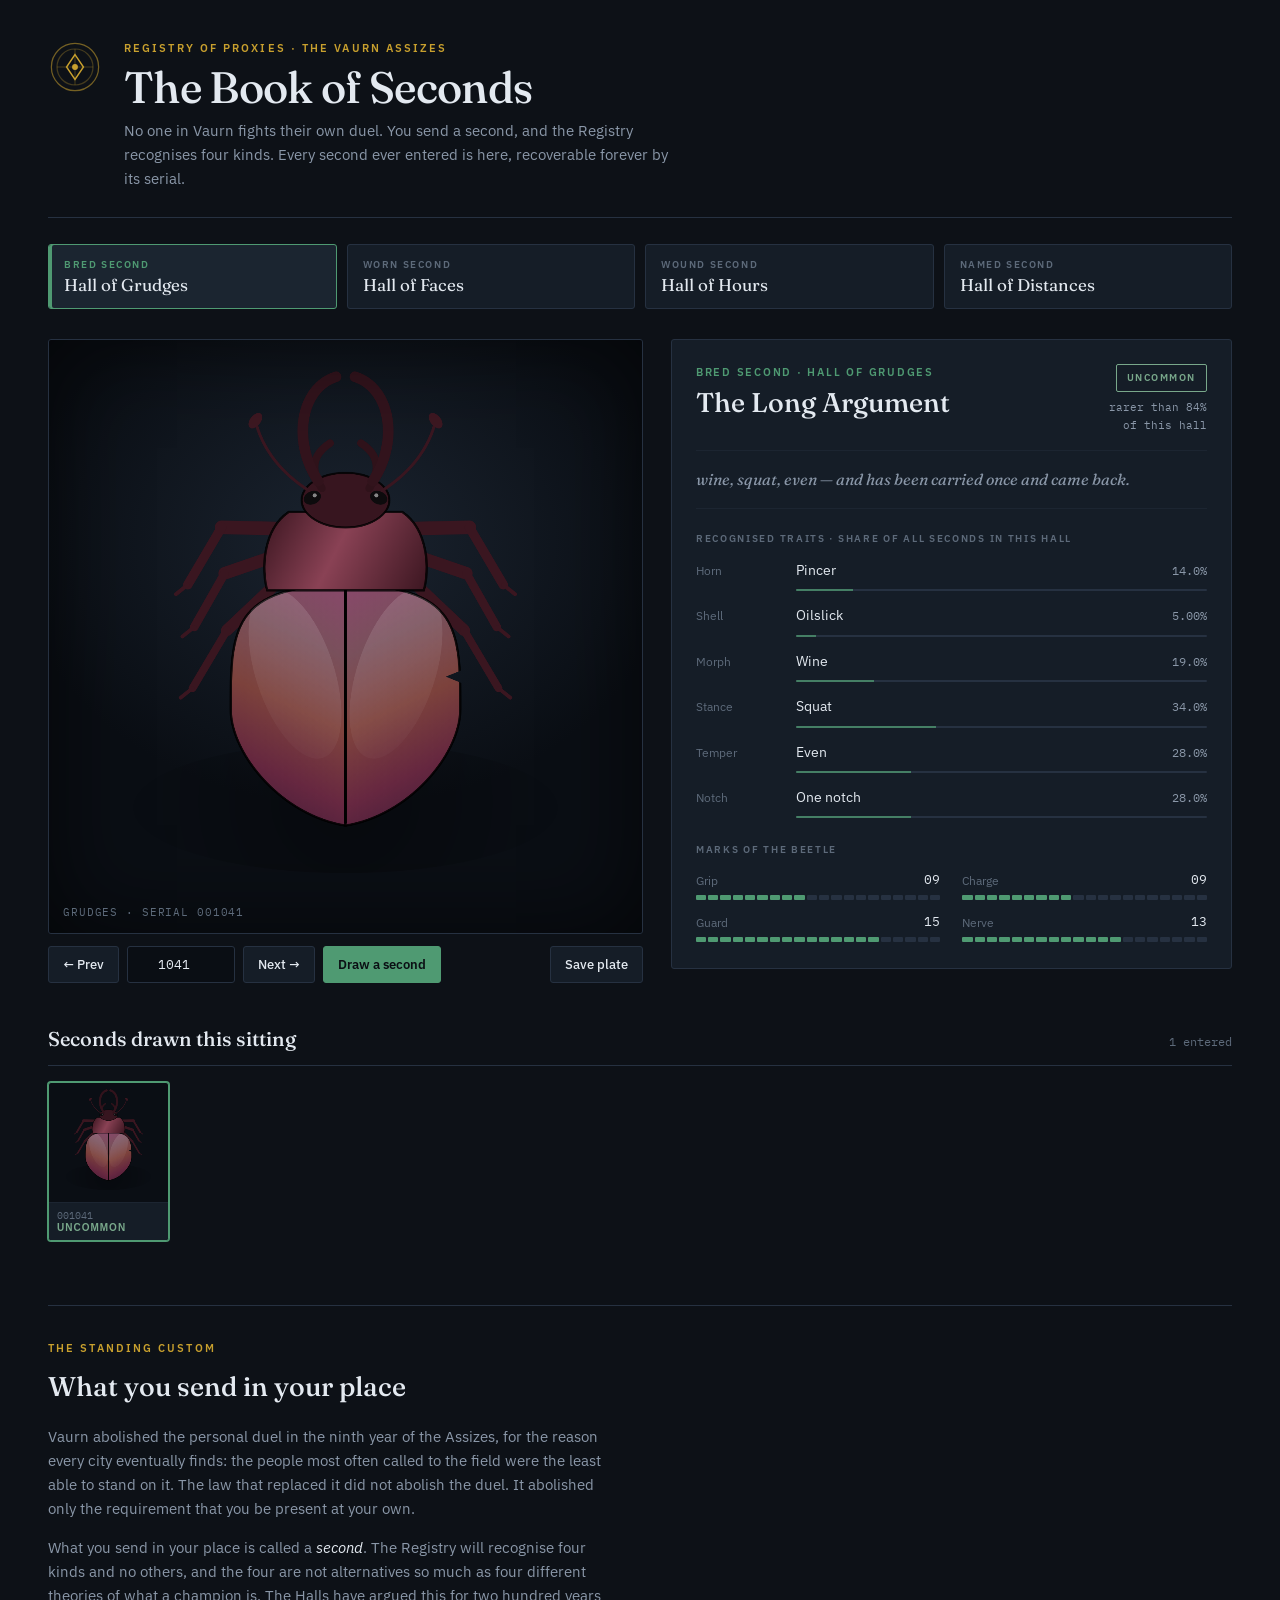
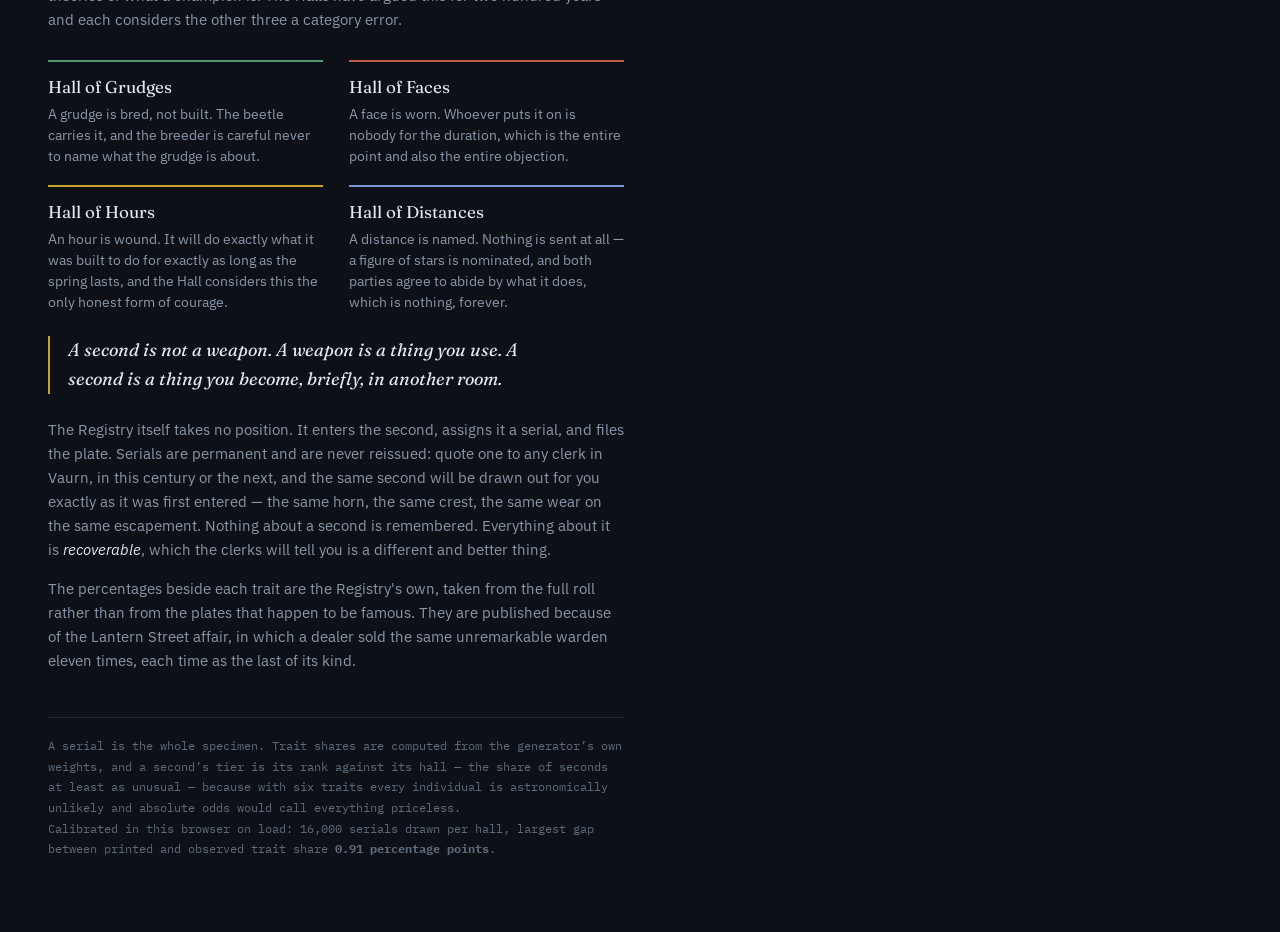
<file: art/seconds/seconds.html>
<!DOCTYPE html>
<html lang="en">
<head>
<meta charset="UTF-8">
<meta name="viewport" content="width=device-width, initial-scale=1.0">
<title>The Book of Seconds</title>
<link rel="preconnect" href="https://fonts.googleapis.com">
<link rel="preconnect" href="https://fonts.gstatic.com" crossorigin>
<link href="https://fonts.googleapis.com/css2?family=Fraunces:opsz,wght@9..144,400;9..144,500;9..144,600&family=IBM+Plex+Mono:wght@400;500&family=IBM+Plex+Sans:wght@400;500;600&display=swap" rel="stylesheet">
<style>
/* A cabinet lit at night. Committed to one visual world on purpose — every
   colour is painted explicitly so the page holds on any host ground. */
:root {
    --ground:    #0d1117;
    --vitrine:   #0a0e14;
    --surface:   #151d27;
    --raised:    #1b2530;
    --line:      #263141;
    --line-soft: #1c2531;
    --text:      #e3e9f0;
    --muted:     #8a97a8;
    --dim:       #5d6a7a;
    --brass:     #c8a02e;
    --hall:      #3f8f6a;
    --hall-dim:  #3f8f6a33;
}

* { margin: 0; padding: 0; box-sizing: border-box; }

body {
    background: var(--ground);
    color: var(--text);
    font-family: 'IBM Plex Sans', system-ui, sans-serif;
    font-size: 15px;
    line-height: 1.6;
    -webkit-font-smoothing: antialiased;
}

.page { max-width: 1240px; margin: 0 auto; padding: 40px 28px 72px; }

/* ── masthead ─────────────────────────────────────────────────────── */
.masthead {
    display: flex;
    gap: 22px;
    align-items: flex-start;
    padding-bottom: 26px;
    border-bottom: 1px solid var(--line);
}

.crest { flex-shrink: 0; width: 54px; height: 54px; color: var(--brass); }

.eyebrow {
    font-size: 11px;
    font-weight: 600;
    letter-spacing: 0.19em;
    text-transform: uppercase;
    color: var(--brass);
}

h1 {
    font-family: 'Fraunces', Georgia, serif;
    font-size: clamp(30px, 4.4vw, 44px);
    font-weight: 500;
    line-height: 1.08;
    letter-spacing: -0.015em;
    text-wrap: balance;
    margin: 6px 0 8px;
}

.dek { color: var(--muted); max-width: 62ch; }

/* ── hall tabs ────────────────────────────────────────────────────── */
.halls {
    display: grid;
    grid-template-columns: repeat(4, 1fr);
    gap: 10px;
    margin: 26px 0 30px;
}

.hall-tab {
    -webkit-appearance: none;
    appearance: none;
    background: var(--surface);
    border: 1px solid var(--line);
    border-radius: 3px;
    padding: 13px 15px;
    text-align: left;
    color: var(--muted);
    font-family: inherit;
    font-size: 14px;
    cursor: pointer;
    transition: border-color .18s, color .18s, background .18s;
}

.hall-tab .tab-kind {
    display: block;
    font-size: 10px;
    font-weight: 600;
    letter-spacing: 0.16em;
    text-transform: uppercase;
    color: var(--dim);
    margin-bottom: 3px;
    transition: color .18s;
}

.hall-tab .tab-name {
    font-family: 'Fraunces', Georgia, serif;
    font-size: 17px;
    color: var(--text);
}

.hall-tab:hover { border-color: var(--dim); background: var(--raised); }

.hall-tab[aria-selected="true"] {
    border-color: var(--tab);
    background: var(--raised);
    box-shadow: inset 3px 0 0 var(--tab);
}

.hall-tab[aria-selected="true"] .tab-kind { color: var(--tab); }

.hall-tab:focus-visible { outline: 2px solid var(--brass); outline-offset: 2px; }

/* ── cabinet ──────────────────────────────────────────────────────── */
.cabinet {
    display: grid;
    grid-template-columns: minmax(0, 1.06fr) minmax(0, 1fr);
    gap: 28px;
    align-items: start;
}

.vitrine {
    position: relative;
    background:
        radial-gradient(ellipse 78% 62% at 50% 34%, #1a232f 0%, var(--vitrine) 72%);
    border: 1px solid var(--line);
    border-radius: 3px;
    overflow: hidden;
}

.vitrine canvas { display: block; width: 100%; height: auto; }

.vitrine::after {
    content: '';
    position: absolute;
    inset: 0;
    pointer-events: none;
    box-shadow: inset 0 0 90px rgba(0,0,0,.62);
}

.plate-serial {
    position: absolute;
    left: 14px;
    bottom: 11px;
    font-family: 'IBM Plex Mono', monospace;
    font-size: 11px;
    letter-spacing: .08em;
    color: var(--dim);
    z-index: 2;
}

/* ── serial controls ──────────────────────────────────────────────── */
.serial-bar {
    display: flex;
    gap: 8px;
    margin-top: 12px;
    flex-wrap: wrap;
}

.btn {
    -webkit-appearance: none;
    appearance: none;
    font-family: 'IBM Plex Sans', sans-serif;
    font-size: 13px;
    font-weight: 500;
    color: var(--text);
    background: var(--surface);
    border: 1px solid var(--line);
    border-radius: 3px;
    padding: 9px 14px;
    cursor: pointer;
    transition: border-color .18s, background .18s;
}

.btn:hover { border-color: var(--hall); background: var(--raised); }
.btn:focus-visible { outline: 2px solid var(--brass); outline-offset: 2px; }
.btn.primary { background: var(--hall); border-color: var(--hall); color: #0b0f14; font-weight: 600; }
.btn.primary:hover { filter: brightness(1.12); }
.btn:disabled { opacity: .42; cursor: default; }
.btn:disabled:hover { border-color: var(--line); background: var(--surface); }

.serial-input {
    font-family: 'IBM Plex Mono', monospace;
    font-size: 13px;
    color: var(--text);
    background: var(--vitrine);
    border: 1px solid var(--line);
    border-radius: 3px;
    padding: 9px 11px;
    width: 108px;
    text-align: center;
}

.serial-input:focus { outline: none; border-color: var(--hall); }
.spacer { flex: 1; }

/* ── dossier ──────────────────────────────────────────────────────── */
.dossier {
    background: var(--surface);
    border: 1px solid var(--line);
    border-radius: 3px;
    padding: 24px 24px 26px;
}

.dossier-head {
    display: flex;
    justify-content: space-between;
    align-items: flex-start;
    gap: 16px;
    padding-bottom: 16px;
    border-bottom: 1px solid var(--line-soft);
}

.spec-name {
    font-family: 'Fraunces', Georgia, serif;
    font-size: 27px;
    font-weight: 500;
    line-height: 1.15;
    text-wrap: balance;
}

.spec-kind {
    font-size: 11px;
    font-weight: 600;
    letter-spacing: .16em;
    text-transform: uppercase;
    color: var(--hall);
    margin-bottom: 5px;
}

.tier {
    flex-shrink: 0;
    text-align: right;
}

.tier-badge {
    display: inline-block;
    font-size: 10px;
    font-weight: 600;
    letter-spacing: .15em;
    text-transform: uppercase;
    padding: 5px 10px;
    border: 1px solid currentColor;
    border-radius: 2px;
    white-space: nowrap;
}

.tier-odds {
    font-family: 'IBM Plex Mono', monospace;
    font-size: 11px;
    color: var(--muted);
    margin-top: 7px;
    font-variant-numeric: tabular-nums;
}

.flavour {
    font-family: 'Fraunces', Georgia, serif;
    font-size: 16px;
    line-height: 1.55;
    color: var(--muted);
    font-style: italic;
    padding: 16px 0;
    border-bottom: 1px solid var(--line-soft);
    text-wrap: balance;
}

.sec-label {
    font-size: 10px;
    font-weight: 600;
    letter-spacing: .17em;
    text-transform: uppercase;
    color: var(--dim);
    margin: 22px 0 12px;
}

/* traits */
.traits { display: flex; flex-direction: column; gap: 11px; }

.trait { display: grid; grid-template-columns: 88px 1fr auto; gap: 12px; align-items: baseline; }

.trait-key { font-size: 12px; color: var(--dim); }

.trait-val { font-size: 14px; color: var(--text); }

.trait-bar {
    grid-column: 2 / 4;
    height: 2px;
    background: var(--line);
    border-radius: 2px;
    overflow: hidden;
    margin-top: -4px;
}

.trait-bar span { display: block; height: 100%; background: var(--hall); opacity: .75; }

.trait-pct {
    font-family: 'IBM Plex Mono', monospace;
    font-size: 12px;
    color: var(--muted);
    font-variant-numeric: tabular-nums;
    white-space: nowrap;
}

/* marks (stats) */
.marks { display: grid; grid-template-columns: 1fr 1fr; gap: 12px 22px; }

.mark { display: grid; grid-template-columns: 1fr auto; gap: 4px 10px; align-items: center; }

.mark-key { font-size: 12px; color: var(--dim); }

.mark-num {
    font-family: 'IBM Plex Mono', monospace;
    font-size: 13px;
    color: var(--text);
    font-variant-numeric: tabular-nums;
}

.pips { grid-column: 1 / 3; display: flex; gap: 2px; }

.pip { flex: 1; height: 5px; background: var(--line); border-radius: 1px; }
.pip.on { background: var(--hall); }

/* ── casting strip ────────────────────────────────────────────────── */
.strip { margin-top: 40px; }

.strip-head {
    display: flex;
    justify-content: space-between;
    align-items: baseline;
    border-bottom: 1px solid var(--line);
    padding-bottom: 10px;
    margin-bottom: 16px;
}

.strip-title { font-family: 'Fraunces', Georgia, serif; font-size: 20px; font-weight: 500; }

.strip-count { font-family: 'IBM Plex Mono', monospace; font-size: 12px; color: var(--dim); }

.strip-grid {
    display: grid;
    grid-template-columns: repeat(auto-fill, minmax(112px, 1fr));
    gap: 12px;
}

.chip {
    -webkit-appearance: none;
    appearance: none;
    background: var(--vitrine);
    border: 1px solid var(--line);
    border-radius: 3px;
    padding: 0;
    cursor: pointer;
    overflow: hidden;
    transition: border-color .18s;
    text-align: left;
}

.chip:hover { border-color: var(--hall); }
.chip:focus-visible { outline: 2px solid var(--brass); outline-offset: 2px; }
.chip[aria-current="true"] { border-color: var(--hall); box-shadow: 0 0 0 1px var(--hall); }
.chip canvas { display: block; width: 100%; height: auto; }

.chip-foot {
    padding: 6px 8px 7px;
    border-top: 1px solid var(--line-soft);
    background: var(--surface);
}

.chip-serial {
    font-family: 'IBM Plex Mono', monospace;
    font-size: 10px;
    color: var(--dim);
    font-variant-numeric: tabular-nums;
}

.chip-tier { font-size: 10px; font-weight: 600; letter-spacing: .1em; text-transform: uppercase; }

.strip-empty { color: var(--dim); font-size: 14px; padding: 8px 0 4px; }

/* ── lore ─────────────────────────────────────────────────────────── */
.lore { margin-top: 64px; padding-top: 34px; border-top: 1px solid var(--line); }

.lore-body { max-width: 64ch; }

.lore h2 {
    font-family: 'Fraunces', Georgia, serif;
    font-size: 27px;
    font-weight: 500;
    text-wrap: balance;
    margin: 8px 0 16px;
}

.lore p { color: var(--muted); margin-bottom: 15px; }

.lore em { color: var(--text); font-style: italic; }

.lore blockquote {
    font-family: 'Fraunces', Georgia, serif;
    font-size: 18px;
    font-style: italic;
    color: var(--text);
    border-left: 2px solid var(--brass);
    padding-left: 18px;
    margin: 24px 0;
    text-wrap: balance;
}

.halls-legend {
    display: grid;
    grid-template-columns: repeat(auto-fit, minmax(220px, 1fr));
    gap: 18px 26px;
    margin-top: 28px;
}

.legend-item { border-top: 2px solid var(--lc); padding-top: 11px; }

.legend-name { font-family: 'Fraunces', Georgia, serif; font-size: 17px; margin-bottom: 4px; }

.legend-text { font-size: 13.5px; color: var(--muted); line-height: 1.55; }

.colophon {
    margin-top: 44px;
    padding-top: 18px;
    border-top: 1px solid var(--line-soft);
    font-family: 'IBM Plex Mono', monospace;
    font-size: 11.5px;
    color: var(--dim);
    line-height: 1.8;
}

@media (max-width: 900px) {
    .cabinet { grid-template-columns: 1fr; }
    .halls { grid-template-columns: 1fr 1fr; }
}

@media (max-width: 560px) {
    .page { padding: 26px 16px 56px; }
    .masthead { flex-direction: column; gap: 14px; }
    .halls { grid-template-columns: 1fr; }
}

@media (prefers-reduced-motion: reduce) {
    * { transition: none !important; animation: none !important; }
}
</style>
</head>
<body>
<div class="page">

    <header class="masthead">
        <svg class="crest" viewBox="0 0 48 48" fill="none" aria-hidden="true">
            <circle cx="24" cy="24" r="21" stroke="currentColor" stroke-width="1.1" opacity=".55"/>
            <circle cx="24" cy="24" r="16" stroke="currentColor" stroke-width="1.1" opacity=".3"/>
            <path d="M24 8v32M8 24h32" stroke="currentColor" stroke-width="1" opacity=".28"/>
            <path d="M24 13l7.5 11L24 35l-7.5-11z" stroke="currentColor" stroke-width="1.3"/>
            <circle cx="24" cy="24" r="2.6" fill="currentColor"/>
        </svg>
        <div>
            <div class="eyebrow">Registry of Proxies · The Vaurn Assizes</div>
            <h1>The Book of Seconds</h1>
            <p class="dek">
                No one in Vaurn fights their own duel. You send a second, and the
                Registry recognises four kinds. Every second ever entered is here,
                recoverable forever by its serial.
            </p>
        </div>
    </header>

    <nav class="halls" role="tablist" aria-label="Halls of the Registry" id="halls"></nav>

    <main class="cabinet">
        <section class="plate" aria-label="Specimen plate">
            <div class="vitrine">
                <canvas id="plate" width="1360" height="1360" role="img" aria-label="The current second, drawn"></canvas>
                <div class="plate-serial" id="plate-serial">—</div>
            </div>
            <div class="serial-bar">
                <button class="btn" id="prev" type="button">← Prev</button>
                <input class="serial-input" id="serial" type="number" min="1" step="1" value="1" aria-label="Serial number">
                <button class="btn" id="next" type="button">Next →</button>
                <button class="btn primary" id="cast" type="button">Draw a second</button>
                <span class="spacer"></span>
                <button class="btn" id="save" type="button">Save plate</button>
            </div>
        </section>

        <aside class="dossier" aria-live="polite">
            <div class="dossier-head">
                <div>
                    <div class="spec-kind" id="d-kind">—</div>
                    <div class="spec-name" id="d-name">—</div>
                </div>
                <div class="tier">
                    <span class="tier-badge" id="d-tier">—</span>
                    <div class="tier-odds" id="d-odds">—</div>
                </div>
            </div>

            <p class="flavour" id="d-flavour">—</p>

            <div class="sec-label">Recognised traits · share of all seconds in this hall</div>
            <div class="traits" id="d-traits"></div>

            <div class="sec-label" id="d-marks-label">Marks</div>
            <div class="marks" id="d-marks"></div>
        </aside>
    </main>

    <section class="strip">
        <div class="strip-head">
            <h2 class="strip-title">Seconds drawn this sitting</h2>
            <span class="strip-count" id="strip-count">0 entered</span>
        </div>
        <div class="strip-grid" id="strip-grid"></div>
        <p class="strip-empty" id="strip-empty">
            Nothing entered yet. Draw a second, or type a serial you already know.
        </p>
    </section>

    <section class="lore">
        <div class="lore-body">
            <div class="eyebrow">The standing custom</div>
            <h2>What you send in your place</h2>

            <p>
                Vaurn abolished the personal duel in the ninth year of the Assizes,
                for the reason every city eventually finds: the people most often
                called to the field were the least able to stand on it. The law that
                replaced it did not abolish the duel. It abolished only the
                requirement that you be present at your own.
            </p>

            <p>
                What you send in your place is called a <em>second</em>. The Registry
                will recognise four kinds and no others, and the four are not
                alternatives so much as four different theories of what a champion
                is. The Halls have argued this for two hundred years and each
                considers the other three a category error.
            </p>

            <div class="halls-legend" id="legend"></div>

            <blockquote>
                A second is not a weapon. A weapon is a thing you use. A second is a
                thing you become, briefly, in another room.
            </blockquote>

            <p>
                The Registry itself takes no position. It enters the second, assigns
                it a serial, and files the plate. Serials are permanent and are never
                reissued: quote one to any clerk in Vaurn, in this century or the
                next, and the same second will be drawn out for you exactly as it was
                first entered — the same horn, the same crest, the same wear on the
                same escapement. Nothing about a second is remembered. Everything
                about it is <em>recoverable</em>, which the clerks will tell you is a
                different and better thing.
            </p>

            <p>
                The percentages beside each trait are the Registry's own, taken from
                the full roll rather than from the plates that happen to be famous.
                They are published because of the Lantern Street affair, in which a
                dealer sold the same unremarkable warden eleven times, each time as
                the last of its kind.
            </p>

            <div class="colophon" id="colophon"></div>
        </div>
    </section>
</div>
<script>
/* ═══════════════════════════════════════════════════════════════════════
   THE BOOK OF SECONDS — registry engine

   A serial is the whole specimen. buildSpec(hall, serial) is pure and
   deterministic: the same serial yields the same second forever, which is
   the one promise the Registry actually makes.

   Trait tables are weighted and sorted heaviest-first, so a trait's index
   is its commonness rank. Rarity is not decorative — the odds printed on
   a dossier are computed from these weights, not chosen.
   ═══════════════════════════════════════════════════════════════════════ */

function mulberry32(a) {
    return function () {
        a |= 0; a = (a + 0x6D2B79F5) | 0;
        let t = Math.imul(a ^ (a >>> 15), 1 | a);
        t = (t + Math.imul(t ^ (t >>> 7), 61 | t)) ^ t;
        return ((t ^ (t >>> 14)) >>> 0) / 4294967296;
    };
}

function streamSeed(hallIndex, serial, salt) {
    let h = (serial >>> 0) ^ 0x9e3779b9;
    h = Math.imul(h ^ (hallIndex + 1) * 0x85ebca6b, 0xc2b2ae35);
    h = Math.imul(h ^ salt * 0x27d4eb2f, 0x165667b1);
    return (h ^ (h >>> 13)) >>> 0;
}

/* Tiers are bands on the share of a hall that is at least this unusual.
   Absolute joint probability is useless here — with six traits every second
   is astronomically unlikely, so everything would read as priceless. What a
   collector actually means by "rare" is a rank against the roll. */
const TIERS = [
    { name: 'Common',   min: 0.25,  color: '#9aa7b8' },
    { name: 'Uncommon', min: 0.06,  color: '#79a88b' },
    { name: 'Rare',     min: 0.012, color: '#6f8fd4' },
    { name: 'Superior', min: 0.002, color: '#c8a02e' },
    { name: 'Singular', min: 0,     color: '#c2603f' }
];

/* ── the four halls ──────────────────────────────────────────────── */

const HALLS = [
    {
        id: 'grudges',
        hall: 'Hall of Grudges',
        kind: 'Bred second',
        accent: '#4f9a72',
        legend: 'A grudge is bred, not built. The beetle carries it, and the breeder is careful never to name what the grudge is about.',
        marksLabel: 'Marks of the beetle',
        traits: {
            Horn:   [['Hornless', 300], ['Single Spike', 250], ['Forked Halberd', 180], ['Pincer', 140], ['Antler', 90], ['Crown', 40]],
            Shell:  [['Plain Striae', 280], ['Chevron', 230], ['Spotted', 190], ['Banded', 150], ['Marbled', 100], ['Oilslick', 50]],
            Morph:  [['Bog Brown', 260], ['Ironblack', 240], ['Wine', 190], ['Verdigris', 160], ['Amber', 100], ['Ghost', 50]],
            Stance: [['Squat', 340], ['Long-legged', 300], ['Broad', 220], ['Reared', 140]],
            Temper: [['Slow to wake', 330], ['Even', 280], ['Snappish', 230], ['Berserk', 110], ['Unreadable', 50]],
            Notch:  [['Unmarked', 420], ['One notch', 280], ['Two notches', 180], ['Three notches', 90], ['Countless', 30]]
        },
        marks: [
            { key: 'Grip',   from: 'Stance' },
            { key: 'Charge', from: 'Horn' },
            { key: 'Guard',  from: 'Shell' },
            { key: 'Nerve',  from: 'Temper' }
        ]
    },
    {
        id: 'faces',
        hall: 'Hall of Faces',
        kind: 'Worn second',
        accent: '#c05a42',
        legend: 'A face is worn. Whoever puts it on is nobody for the duration, which is the entire point and also the entire objection.',
        marksLabel: 'Marks of the warden',
        traits: {
            Helm:    [['Round Sallet', 290], ['Tall Barbute', 250], ['Beaked', 190], ['Frog-mouth', 150], ['Doubled', 90], ['Faceless', 30]],
            Crest:   [['None', 310], ['Comb', 250], ['Plume', 200], ['Spike', 140], ['Wing', 70], ['Antlers', 30]],
            Visor:   [['Single Slit', 340], ['Cross Slit', 260], ['Grille', 220], ['Blind', 120], ['Open', 60]],
            Field:   [['Per Pale', 260], ['Per Fess', 240], ['Quarterly', 200], ['Saltire', 160], ['Per Bend', 90], ['Plain', 50]],
            Charge:  [['Mullet', 250], ['Lozenge', 230], ['Cross', 200], ['Chevron', 170], ['Annulet', 100], ['Nothing', 50]],
            Tincture:[['Iron & Bone', 280], ['Blood & Ash', 240], ['Moss & Gold', 190], ['Slate & Rose', 150], ['Sable & Silver', 90], ['Untinctured', 50]]
        },
        marks: [
            { key: 'Bearing', from: 'Helm' },
            { key: 'Menace',  from: 'Crest' },
            { key: 'Sight',   from: 'Visor' },
            { key: 'Standing',from: 'Field' }
        ]
    },
    {
        id: 'hours',
        hall: 'Hall of Hours',
        kind: 'Wound second',
        accent: '#c8a02e',
        legend: 'An hour is wound. It will do exactly what it was built to do for exactly as long as the spring lasts, and the Hall considers this the only honest form of courage.',
        marksLabel: 'Marks of the movement',
        traits: {
            Escapement:  [['Verge', 300], ['Anchor', 250], ['Deadbeat', 190], ['Detent', 150], ['Grasshopper', 80], ['Unregulated', 30]],
            Casing:      [['Sheet Brass', 290], ['Riveted Iron', 250], ['Lacquered', 200], ['Skeleton', 150], ['Glass-fronted', 80], ['Unhoused', 30]],
            Winder:      [['Side Key', 330], ['Crown', 270], ['Fusee Chain', 210], ['Weight & Cord', 130], ['Sealed', 60]],
            Train:       [['Four Wheels', 320], ['Five Wheels', 280], ['Six Wheels', 210], ['Compound', 130], ['Doubled Train', 60]],
            Complication:[['None', 350], ['Striking', 250], ['Calendar', 190], ['Repeating', 130], ['Orrery', 60], ['Unlisted', 20]],
            Wear:        [['Factory Bright', 240], ['Handled', 300], ['Worn', 240], ['Pitted', 150], ['Salvaged', 70]]
        },
        marks: [
            { key: 'Rate',      from: 'Escapement' },
            { key: 'Reserve',   from: 'Winder' },
            { key: 'Housing',   from: 'Casing' },
            { key: 'Endurance', from: 'Wear' }
        ]
    },
    {
        id: 'distances',
        hall: 'Hall of Distances',
        kind: 'Named second',
        accent: '#7796d6',
        legend: 'A distance is named. Nothing is sent at all — a figure of stars is nominated, and both parties agree to abide by what it does, which is nothing, forever.',
        marksLabel: 'Marks of the figure',
        traits: {
            Asterism: [['The Ladder', 270], ['The Hook', 240], ['The Yoke', 200], ['The Scythe', 160], ['The Lantern', 100], ['The Broken Ring', 30]],
            Stars:    [['Five', 300], ['Seven', 270], ['Nine', 200], ['Eleven', 140], ['Thirteen', 70], ['Twenty-one', 20]],
            Primary:  [['Faint', 310], ['Steady', 280], ['Bright', 220], ['Blazing', 130], ['Variable', 60]],
            Field:    [['Empty', 330], ['Dusted', 280], ['Nebulous', 200], ['Clouded', 130], ['Curdled', 60]],
            Double:   [['None', 400], ['One Pair', 300], ['Two Pairs', 180], ['A Triple', 90], ['Unresolved', 30]],
            Crossing: [['Clear of the Ecliptic', 420], ['Grazing', 290], ['Crossed Once', 190], ['Crossed Twice', 80], ['Occulted', 20]]
        },
        marks: [
            { key: 'Altitude', from: 'Asterism' },
            { key: 'Lustre',   from: 'Primary' },
            { key: 'Spread',   from: 'Stars' },
            { key: 'Auspice',  from: 'Crossing' }
        ]
    }
];

/* sort every table heaviest-first so a trait's index is its commonness rank,
   and precompute totals once */
HALLS.forEach(function (h) {
    h.tables = {};
    Object.keys(h.traits).forEach(function (k) {
        const rows = h.traits[k].slice().sort(function (a, b) { return b[1] - a[1]; });
        h.tables[k] = { rows: rows, total: rows.reduce(function (s, r) { return s + r[1]; }, 0) };
    });
});

/* ── specimen construction ───────────────────────────────────────── */


function pickWeighted(table, r) {
    let x = r * table.total;
    for (let i = 0; i < table.rows.length; i++) {
        x -= table.rows[i][1];
        if (x < 0 || i === table.rows.length - 1) return i;
    }
    return 0;
}

/* The Registry calibrates each hall against its own roll: one pass draws a
   large sample, banks the sorted unusualness scores, and checks that the
   printed trait shares match what the generator actually produces. */
const SAMPLES = 16000;

const CALIB = HALLS.map(function (h, hi) {
    const keys = Object.keys(h.tables);
    const scores = new Float64Array(SAMPLES);
    const counts = {};
    keys.forEach(function (k) { counts[k] = {}; });

    for (let s = 1; s <= SAMPLES; s++) {
        const rng = mulberry32(streamSeed(hi, s, 1));
        let score = 0;
        for (let j = 0; j < keys.length; j++) {
            const t = h.tables[keys[j]];
            const i = pickWeighted(t, rng());
            score -= Math.log(t.rows[i][1] / t.total);
            const v = t.rows[i][0];
            counts[keys[j]][v] = (counts[keys[j]][v] || 0) + 1;
        }
        scores[s - 1] = score;
    }
    scores.sort();

    let dev = 0;
    keys.forEach(function (k) {
        const t = h.tables[k];
        t.rows.forEach(function (row) {
            dev = Math.max(dev, Math.abs((counts[k][row[0]] || 0) / SAMPLES - row[1] / t.total));
        });
    });
    return { scores: scores, dev: dev };
});

/* share of this hall at least as unusual as `score` */
function rarityOf(hallIndex, score) {
    const sc = CALIB[hallIndex].scores;
    let lo = 0, hi = sc.length;
    while (lo < hi) { const mid = (lo + hi) >> 1; if (sc[mid] < score) lo = mid + 1; else hi = mid; }
    return Math.max(1 / sc.length, (sc.length - lo) / sc.length);
}

function buildSpec(hallIndex, serial) {
    const hall = HALLS[hallIndex];
    const rng = mulberry32(streamSeed(hallIndex, serial, 1));
    const keys = Object.keys(hall.tables);
    const traits = {};
    let joint = 1;

    keys.forEach(function (k) {
        const t = hall.tables[k];
        const i = pickWeighted(t, rng());
        const p = t.rows[i][1] / t.total;
        traits[k] = { value: t.rows[i][0], p: p, index: i, rank: t.rows.length };
        joint *= p;
    });

    let score = 0;
    keys.forEach(function (k) { score -= Math.log(traits[k].p); });
    const rarity = rarityOf(hallIndex, score);
    const oneIn = 1 / rarity;
    let tier = TIERS[TIERS.length - 1];
    for (let i = 0; i < TIERS.length; i++) { if (rarity >= TIERS[i].min) { tier = TIERS[i]; break; } }

    const mrng = mulberry32(streamSeed(hallIndex, serial, 2));
    const marks = hall.marks.map(function (m) {
        const t = traits[m.from];
        const scarcity = t.index / Math.max(1, t.rank - 1);          // 0 common … 1 rarest
        const v = Math.round(3 + scarcity * 9 + mrng() * 8);
        return { key: m.key, value: Math.max(1, Math.min(20, v)) };
    });

    return {
        hallIndex: hallIndex, hall: hall, serial: serial,
        traits: traits, keys: keys, joint: joint, rarity: rarity, oneIn: oneIn, tier: tier,
        marks: marks,
        name: NAMERS[hall.id](traits, mulberry32(streamSeed(hallIndex, serial, 3))),
        flavour: FLAVOUR[hall.id](traits),
        rng: function (salt) { return mulberry32(streamSeed(hallIndex, serial, salt)); }
    };
}
</script>
<script>
/* ── naming and flavour: deterministic, drawn from the traits themselves ── */

function pick(arr, r) { return arr[Math.floor(r * arr.length) % arr.length]; }

const NAMERS = {
    grudges: function (t, r) {
        const adj = ['Long', 'Quiet', 'Old', 'Standing', 'Unsettled', 'Polite', 'Cold', 'Patient'];
        const noun = ['Grudge', 'Argument', 'Objection', 'Debt', 'Refusal', 'Complaint', 'Reminder', 'Silence'];
        const ord = ['Second', 'Third', 'Fifth', 'Sixth', 'Ninth', 'Twelfth', 'Nineteenth', 'Fortieth'];
        const place = ['Marrow', 'Ash Lane', 'the Weir', 'Tanner’s Row', 'Underbridge', 'the Cut'];
        const form = Math.floor(r() * 3);
        if (form === 0) return 'The ' + pick(adj, r()) + ' ' + pick(noun, r());
        if (form === 1) return pick(ord, r()) + ' ' + pick(noun, r());
        return pick(noun, r()) + ' of ' + pick(place, r());
    },
    faces: function (t, r) {
        const gate = ['the Sixth Gate', 'Low Ward', 'the Coping', 'Barrow Gate', 'the Ninth Stair', 'the Water Steps'];
        const adj = ['Patient', 'Iron', 'Late', 'Silent', 'Borrowed', 'Twelfth', 'Unclaimed'];
        const title = ['Face', 'Warden', 'Keeper', 'Answer', 'Proxy', 'Stand-in'];
        const house = ['Aubrec', 'Vance', 'Ottoline', 'Marsh', 'Kestrel', 'Dunnock'];
        const form = Math.floor(r() * 3);
        if (form === 0) return 'Warden of ' + pick(gate, r());
        if (form === 1) return 'The ' + pick(adj, r()) + ' ' + pick(title, r());
        return 'The ' + pick(house, r()) + ' ' + pick(title, r());
    },
    hours: function (t, r) {
        const maker = ['Ilves', 'Brandt', 'Corvo', 'Halloway', 'Sarn', 'Vestergaard', 'Pell'];
        const adj = ['Faithful', 'Late', 'Half-wound', 'Obedient', 'Corrected', 'Borrowed', 'Sealed'];
        const thing = ['Hour', 'Movement', 'Regulator', 'Escapement', 'Second', 'Remainder'];
        const form = Math.floor(r() * 3);
        if (form === 0) return pick(maker, r()) + ' No. ' + (11 + Math.floor(r() * 880));
        if (form === 1) return 'The ' + pick(adj, r()) + ' ' + pick(thing, r());
        return pick(maker, r()) + '’s ' + pick(thing, r());
    },
    distances: function (t, r) {
        const greek = ['Alpha', 'Beta', 'Gamma', 'Delta', 'Epsilon', 'Zeta', 'Eta'];
        const adj = ['Low', 'Winter', 'Drowned', 'Late-rising', 'Unfavoured', 'Northern', 'Returning'];
        const fig = t.Asterism.value.replace(/^The /, '');
        const form = Math.floor(r() * 3);
        if (form === 0) return pick(greek, r()) + ' of the ' + fig;
        if (form === 1) return 'The ' + pick(adj, r()) + ' ' + fig;
        return 'The ' + fig + ', ' + pick(['Argued', 'Nominated', 'Disputed', 'Upheld'], r());
    }
};

const FLAVOUR = {
    grudges: function (t) {
        const notch = {
            'Unmarked': 'has never been carried to the pit',
            'One notch': 'has been carried once and came back',
            'Two notches': 'has twice been carried back in a cloth',
            'Three notches': 'is running out of shell to notch',
            'Countless': 'is older than the breeder who keeps it'
        }[t.Notch.value];
        return t.Morph.value.toLowerCase() + ', ' + t.Stance.value.toLowerCase() +
               ', ' + t.Temper.value.toLowerCase() + ' — and ' + notch + '.';
    },
    faces: function (t) {
        const v = {
            'Single Slit': 'sees one thing at a time',
            'Cross Slit': 'sees corners',
            'Grille': 'sees everything and admits to nothing',
            'Blind': 'is worn by people who already know the room',
            'Open': 'is worn by people who want to be recognised afterwards'
        }[t.Visor.value];
        return 'A ' + t.Helm.value.toLowerCase() + ' in ' + t.Tincture.value.toLowerCase() +
               '. It ' + v + '.';
    },
    hours: function (t) {
        const w = {
            'Factory Bright': 'never been wound in anger',
            'Handled': 'the finish worn off its crown',
            'Worn': 'a groove where a thumb goes',
            'Pitted': 'been left out in weather it was not built for',
            'Salvaged': 'been taken out of something else that stopped'
        }[t.Wear.value];
        return t.Escapement.value.toLowerCase() + ' escapement, ' + t.Casing.value.toLowerCase() +
               ' case, ' + t.Complication.value.toLowerCase() + ' complication. Has ' + w + '.';
    },
    distances: function (t) {
        const c = {
            'Clear of the Ecliptic': 'nothing ever passes in front of it',
            'Grazing': 'the ecliptic brushes its lowest star',
            'Crossed Once': 'the ecliptic cuts it once a year',
            'Crossed Twice': 'it is interrupted twice a year and both parties must wait',
            'Occulted': 'it disappears entirely for eleven nights, during which no duel stands'
        }[t.Crossing.value];
        return t.Stars.value.toLowerCase() + ' stars, the primary ' + t.Primary.value.toLowerCase() +
               ', on a ' + t.Field.value.toLowerCase() + ' field — and ' + c + '.';
    }
};
</script>
<script>
/* ═══════════════════════════════════════════════════════════════════════
   RENDERERS — each authored in a 1000×1000 space; the caller scales, so
   one routine serves both the lit plate and the thumbnails. The canvas is
   left transparent: the vitrine behind it supplies the ground, which also
   lets a chipped shell erase to real depth rather than to a painted patch.
   ═══════════════════════════════════════════════════════════════════════ */

function hx(h) {
    const v = parseInt(h.slice(1), 16);
    return [(v >> 16) & 255, (v >> 8) & 255, v & 255];
}
function rgba(h, a) { const c = hx(h); return 'rgba(' + c[0] + ',' + c[1] + ',' + c[2] + ',' + a + ')'; }
function shade(h, amt) {
    const c = hx(h).map(function (v) {
        return Math.max(0, Math.min(255, Math.round(amt > 0 ? v + (255 - v) * amt : v * (1 + amt))));
    });
    return 'rgb(' + c[0] + ',' + c[1] + ',' + c[2] + ')';
}

/* ── 1 · HALL OF GRUDGES — the bred second ───────────────────────── */

const MORPHS = {
    'Bog Brown': ['#4a3018', '#8a6136'], 'Ironblack': ['#171b21', '#414b57'],
    'Wine':      ['#3f1823', '#84384c'], 'Verdigris': ['#1d3f36', '#4f9a7c'],
    'Amber':     ['#6b3d0c', '#c8912e'], 'Ghost':     ['#9a958a', '#e8e3d6']
};

function drawBeetle(ctx, spec) {
    const t = spec.traits;
    const r = spec.rng(11);
    const col = MORPHS[t.Morph.value];
    const dark = col[0], lite = col[1];

    const stance = t.Stance.value;
    const wideF = stance === 'Broad' ? 1.16 : stance === 'Squat' ? 1.1 : 1;
    const longF = stance === 'Squat' ? 0.9 : stance === 'Reared' ? 1.04 : 1;
    const legF  = stance === 'Long-legged' ? 1.35 : stance === 'Squat' ? 0.78 : 1;
    const lift  = stance === 'Reared' ? -34 : 0;

    const EW = 176 * wideF;                      // elytra half-width
    const ey0 = 372 + lift, ey1 = 372 + 452 * longF;

    ctx.save();
    ctx.translate(500, 40);

    // ground shadow
    ctx.save();
    ctx.globalAlpha = 0.4;
    const gs = ctx.createRadialGradient(0, ey1 - 40, 10, 0, ey1 - 40, EW * 1.9);
    gs.addColorStop(0, 'rgba(0,0,0,.75)'); gs.addColorStop(1, 'rgba(0,0,0,0)');
    ctx.fillStyle = gs;
    ctx.beginPath(); ctx.ellipse(0, ey1 - 30, EW * 1.85, 110, 0, 0, 7); ctx.fill();
    ctx.restore();

    // ── legs (behind the body)
    ctx.strokeStyle = shade(dark, -0.08);
    ctx.lineCap = 'round';
    const legs = [[278, 122, -0.30], [324, 110, 0.04], [372, 124, 0.56]];
    for (let s = -1; s <= 1; s += 2) {
        legs.forEach(function (L, i) {
            const y = L[0] + lift, len = L[1] * legF, ang = L[2];
            const x1 = s * 118, y1 = y;
            const x2 = x1 + s * len * Math.cos(ang), y2 = y1 + len * Math.sin(ang) + 26;
            const x3 = x2 + s * len * 0.6, y3 = y2 + len * 0.66 + 34;
            ctx.lineWidth = 23 - i * 1.6;
            ctx.beginPath(); ctx.moveTo(x1, y1); ctx.lineTo(x2, y2); ctx.stroke();
            ctx.lineWidth = 16 - i * 1.4;
            ctx.beginPath(); ctx.moveTo(x2, y2); ctx.lineTo(x3, y3); ctx.stroke();
            ctx.lineWidth = 6.5;                                // tarsal claw
            ctx.beginPath(); ctx.moveTo(x3, y3); ctx.lineTo(x3 + s * 20, y3 + 16); ctx.stroke();
        });
    }

    // ── elytra
    function elytronPath(s) {
        ctx.beginPath();
        ctx.moveTo(0, ey0);
        ctx.bezierCurveTo(s * EW * 0.99, ey0 + 4, s * EW, ey0 + 74, s * EW, ey0 + 210);
        ctx.bezierCurveTo(s * EW, ey1 - 118, s * EW * 0.54, ey1 - 16, 0, ey1);
        ctx.closePath();
    }

    for (let s = -1; s <= 1; s += 2) {
        elytronPath(s);
        const g = ctx.createLinearGradient(s * -EW * 0.2, ey0, s * EW, ey1);
        g.addColorStop(0, lite);
        g.addColorStop(0.4, shade(lite, -0.18));
        g.addColorStop(1, shade(dark, -0.2));
        ctx.fillStyle = g;
        ctx.fill();

        // pattern, clipped to the shell
        ctx.save();
        elytronPath(s); ctx.clip();
        paintShell(ctx, t.Shell.value, s, EW, ey0, ey1, dark, lite, spec.rng(12 + s));
        ctx.restore();

        // rim
        elytronPath(s);
        ctx.lineWidth = 4; ctx.strokeStyle = rgba(shade(dark, -0.5), 0.85); ctx.stroke();

        // specular
        ctx.save();
        elytronPath(s); ctx.clip();
        const sp = ctx.createLinearGradient(s * EW * 0.1, ey0, s * EW * 0.85, ey0 + 300);
        sp.addColorStop(0, 'rgba(255,255,255,.15)'); sp.addColorStop(1, 'rgba(255,255,255,0)');
        ctx.fillStyle = sp;
        ctx.beginPath(); ctx.ellipse(s * EW * 0.44, ey0 + 150, EW * 0.34, 150, s * 0.32, 0, 7); ctx.fill();
        ctx.restore();
    }

    // seam
    ctx.lineWidth = 5; ctx.strokeStyle = rgba(shade(dark, -0.55), 0.9);
    ctx.beginPath(); ctx.moveTo(0, ey0 + 4); ctx.lineTo(0, ey1 - 6); ctx.stroke();

    // ── pronotum
    const py0 = 250 + lift, py1 = ey0 + 10;
    ctx.beginPath();
    ctx.moveTo(-96, py0);
    ctx.bezierCurveTo(-140, py0 + 30, -142, py1 - 34, -132, py1);
    ctx.lineTo(132, py1);
    ctx.bezierCurveTo(142, py1 - 34, 140, py0 + 30, 96, py0);
    ctx.closePath();
    const pg = ctx.createLinearGradient(-130, py0, 130, py1);
    pg.addColorStop(0, dark); pg.addColorStop(0.45, shade(lite, 0.05)); pg.addColorStop(1, dark);
    ctx.fillStyle = pg; ctx.fill();
    ctx.lineWidth = 4; ctx.strokeStyle = rgba(shade(dark, -0.5), 0.8); ctx.stroke();

    // ── head
    const hy = 196 + lift;
    ctx.beginPath(); ctx.ellipse(0, hy + 34, 74, 46, 0, 0, 7);
    ctx.fillStyle = shade(dark, -0.12); ctx.fill();
    ctx.lineWidth = 3.5; ctx.strokeStyle = rgba(shade(dark, -0.6), 0.8); ctx.stroke();

    // eyes
    for (let s = -1; s <= 1; s += 2) {
        ctx.beginPath(); ctx.ellipse(s * 56, hy + 30, 15, 11, s * 0.4, 0, 7);
        ctx.fillStyle = rgba('#0a0a0c', 0.92); ctx.fill();
        ctx.beginPath(); ctx.arc(s * 52, hy + 26, 3.4, 0, 7);
        ctx.fillStyle = 'rgba(255,255,255,.5)'; ctx.fill();
    }

    // mandibles
    for (let s = -1; s <= 1; s += 2) {
        ctx.beginPath();
        ctx.moveTo(s * 40, hy + 14);
        ctx.quadraticCurveTo(s * 70, hy - 34, s * 26, hy - 62);
        ctx.lineWidth = 13; ctx.strokeStyle = shade(dark, -0.25); ctx.lineCap = 'round';
        ctx.stroke();
    }

    // antennae
    for (let s = -1; s <= 1; s += 2) {
        ctx.beginPath();
        ctx.moveTo(s * 62, hy + 18);
        ctx.quadraticCurveTo(s * 130, hy - 26, s * 150, hy - 92);
        ctx.lineWidth = 5; ctx.strokeStyle = shade(dark, -0.1); ctx.stroke();
        ctx.beginPath(); ctx.ellipse(s * 152, hy - 100, 15, 9, s * 0.9, 0, 7);
        ctx.fillStyle = shade(dark, -0.05); ctx.fill();
    }

    drawHorn(ctx, t.Horn.value, hy, dark, lite);

    // ── notches: chipped clean out of the shell
    const nCount = { 'Unmarked': 0, 'One notch': 1, 'Two notches': 2, 'Three notches': 3, 'Countless': 7 }[t.Notch.value];
    ctx.save();
    ctx.globalCompositeOperation = 'destination-out';
    for (let i = 0; i < nCount; i++) {
        const s = r() < 0.5 ? -1 : 1;
        const f = 0.22 + r() * 0.66;
        const y = ey0 + (ey1 - ey0) * f;
        const edge = EW * (1 - Math.pow(Math.abs(f - 0.42) * 2.1, 2.4) * 0.42);
        const w = 20 + r() * 30;
        ctx.beginPath();
        ctx.moveTo(s * (edge + 12), y - w * 0.6);
        ctx.lineTo(s * (edge - w), y);
        ctx.lineTo(s * (edge + 12), y + w * 0.6);
        ctx.closePath(); ctx.fill();
    }
    ctx.restore();
    ctx.restore();
}

function paintShell(ctx, kind, s, EW, y0, y1, dark, lite, r) {
    ctx.lineCap = 'butt';
    if (kind === 'Plain Striae') {
        ctx.strokeStyle = rgba(shade(dark, -0.4), 0.55); ctx.lineWidth = 3;
        for (let i = 1; i <= 6; i++) {
            const x = s * EW * (i / 7);
            ctx.beginPath(); ctx.moveTo(x, y0 + 14); ctx.lineTo(x * 0.72, y1 - 12); ctx.stroke();
        }
    } else if (kind === 'Chevron') {
        ctx.strokeStyle = rgba(shade(dark, -0.45), 0.75); ctx.lineWidth = 15;
        for (let i = 0; i < 5; i++) {
            const y = y0 + 56 + i * 88;
            ctx.beginPath(); ctx.moveTo(0, y); ctx.lineTo(s * EW, y - 54); ctx.stroke();
        }
    } else if (kind === 'Spotted') {
        ctx.fillStyle = rgba(shade(dark, -0.45), 0.8);
        for (let i = 0; i < 16; i++) {
            const x = s * r() * EW * 0.92, y = y0 + 24 + r() * (y1 - y0 - 44);
            ctx.beginPath(); ctx.ellipse(x, y, 10 + r() * 15, 8 + r() * 12, 0, 0, 7); ctx.fill();
        }
    } else if (kind === 'Banded') {
        ctx.fillStyle = rgba(shade(dark, -0.4), 0.8);
        for (let i = 0; i < 3; i++) {
            const y = y0 + 66 + i * 132;
            ctx.fillRect(Math.min(0, s * EW), y, EW, 46);
        }
    } else if (kind === 'Marbled') {
        ctx.strokeStyle = rgba(shade(lite, 0.35), 0.5); ctx.lineWidth = 9;
        for (let i = 0; i < 9; i++) {
            const y = y0 + 20 + r() * (y1 - y0 - 40);
            ctx.beginPath(); ctx.moveTo(0, y);
            ctx.bezierCurveTo(s * EW * 0.4, y - 40 + r() * 80, s * EW * 0.65, y + 40 - r() * 80, s * EW, y + 20 - r() * 40);
            ctx.stroke();
        }
    } else if (kind === 'Oilslick') {
        ctx.save();
        ctx.globalCompositeOperation = 'lighter';
        ctx.globalAlpha = 0.42;
        const g = ctx.createLinearGradient(0, y0, s * EW, y1);
        ['#12294d', '#0e4a3c', '#463f0e', '#431635', '#171240'].forEach(function (c, i, a) {
            g.addColorStop(i / (a.length - 1), rgba(c, 1));
        });
        ctx.fillStyle = g;
        ctx.fillRect(Math.min(0, s * EW), y0, EW, y1 - y0);
        ctx.restore();
    }
}

function drawHorn(ctx, kind, hy, dark, lite) {
    if (kind === 'Hornless') return;
    ctx.lineCap = 'round';
    ctx.strokeStyle = shade(dark, -0.2);
    ctx.fillStyle = shade(dark, -0.15);
    const base = hy + 2;

    function spike(x0, y0, x1, y1, w) {
        ctx.beginPath(); ctx.moveTo(x0, y0); ctx.lineTo(x1, y1);
        ctx.lineWidth = w; ctx.stroke();
    }

    if (kind === 'Single Spike') {
        ctx.beginPath();
        ctx.moveTo(-26, base); ctx.quadraticCurveTo(-14, base - 120, 0, base - 168);
        ctx.quadraticCurveTo(14, base - 120, 26, base); ctx.closePath(); ctx.fill();
    } else if (kind === 'Forked Halberd') {
        ctx.beginPath();
        ctx.moveTo(-28, base); ctx.quadraticCurveTo(-16, base - 90, -10, base - 120);
        ctx.lineTo(-46, base - 188); ctx.lineTo(-4, base - 142); ctx.lineTo(0, base - 196);
        ctx.lineTo(4, base - 142); ctx.lineTo(46, base - 188); ctx.lineTo(10, base - 120);
        ctx.quadraticCurveTo(16, base - 90, 28, base); ctx.closePath(); ctx.fill();
    } else if (kind === 'Pincer') {
        for (let s = -1; s <= 1; s += 2) {
            ctx.beginPath();
            ctx.moveTo(s * 46, base);
            ctx.bezierCurveTo(s * 92, base - 70, s * 74, base - 158, s * 16, base - 176);
            ctx.lineWidth = 18; ctx.stroke();
        }
    } else if (kind === 'Antler') {
        ctx.beginPath();
        ctx.moveTo(-22, base); ctx.quadraticCurveTo(-10, base - 110, 0, base - 176);
        ctx.quadraticCurveTo(10, base - 110, 22, base); ctx.closePath(); ctx.fill();
        for (let s = -1; s <= 1; s += 2) {
            spike(s * 8, base - 66, s * 74, base - 110, 13);
            spike(s * 5, base - 122, s * 52, base - 168, 10);
        }
    } else if (kind === 'Crown') {
        for (let i = -2; i <= 2; i++) {
            const h = 96 + (2 - Math.abs(i)) * 46;
            spike(i * 30, base, i * 40, base - h, 15 - Math.abs(i) * 1.6);
        }
    }
}
</script>
<script>
/* ── 2 · HALL OF FACES — the worn second ─────────────────────────── */

const TINCTURES = {
    'Iron & Bone':    ['#5f666f', '#ded5c2'], 'Blood & Ash':  ['#7d2b26', '#cdc4b8'],
    'Moss & Gold':    ['#37543a', '#c8a02e'], 'Slate & Rose': ['#454f5e', '#c58a92'],
    'Sable & Silver': ['#171a1f', '#aeb6bf'], 'Untinctured':  ['#252a32', '#39404a']
};

function shieldPath(ctx) {
    ctx.beginPath();
    ctx.moveTo(-322, 152);
    ctx.lineTo(322, 152);
    ctx.lineTo(322, 520);
    ctx.quadraticCurveTo(322, 762, 0, 884);
    ctx.quadraticCurveTo(-322, 762, -322, 520);
    ctx.closePath();
}

function drawWarden(ctx, spec) {
    const t = spec.traits;
    const tinct = TINCTURES[t.Tincture.value];
    const A = tinct[0], B = tinct[1];

    ctx.save();
    ctx.translate(500, 30);

    // ── the field
    ctx.save();
    shieldPath(ctx); ctx.clip();
    ctx.fillStyle = A; ctx.fillRect(-330, 140, 660, 760);
    ctx.fillStyle = B;
    const div = t.Field.value;
    if (div === 'Per Pale') ctx.fillRect(0, 140, 330, 760);
    else if (div === 'Per Fess') ctx.fillRect(-330, 518, 660, 400);
    else if (div === 'Quarterly') { ctx.fillRect(-330, 140, 330, 378); ctx.fillRect(0, 518, 330, 400); }
    else if (div === 'Per Bend') {
        ctx.beginPath(); ctx.moveTo(-330, 140); ctx.lineTo(330, 900); ctx.lineTo(330, 140); ctx.closePath(); ctx.fill();
    } else if (div === 'Saltire') {
        ctx.lineWidth = 118; ctx.strokeStyle = B;
        ctx.beginPath(); ctx.moveTo(-330, 140); ctx.lineTo(330, 900);
        ctx.moveTo(330, 140); ctx.lineTo(-330, 900); ctx.stroke();
    }

    // charge
    const chargeFill = div === 'Plain' ? B : shade(B, 0.26);
    drawCharge(ctx, t.Charge.value, -218, 402, 80, chargeFill, A);
    drawCharge(ctx, t.Charge.value,  218, 402, 80, chargeFill, A);
    drawCharge(ctx, t.Charge.value,    0, 782, 74, chargeFill, A);

    // field shading
    const fg = ctx.createLinearGradient(-320, 150, 320, 880);
    fg.addColorStop(0, 'rgba(255,255,255,.09)');
    fg.addColorStop(0.5, 'rgba(0,0,0,0)');
    fg.addColorStop(1, 'rgba(0,0,0,.4)');
    ctx.fillStyle = fg; ctx.fillRect(-330, 140, 660, 760);
    ctx.restore();

    shieldPath(ctx);
    ctx.lineWidth = 7; ctx.strokeStyle = rgba('#c8a02e', 0.55); ctx.stroke();
    ctx.lineWidth = 2; ctx.strokeStyle = rgba('#000000', 0.5); ctx.stroke();

    // ── the helm
    const form = t.Helm.value;
    const P = {
        'Round Sallet': { w: 148, ty: 300, by: 606, round: 148, chin: 46, flare: 16 },
        'Tall Barbute': { w: 132, ty: 246, by: 624, round: 132, chin: 30, flare: 8 },
        'Beaked':       { w: 140, ty: 286, by: 620, round: 120, chin: 70, flare: 12 },
        'Frog-mouth':   { w: 156, ty: 312, by: 596, round: 44,  chin: 8,  flare: 22 },
        'Doubled':      { w: 146, ty: 288, by: 618, round: 110, chin: 40, flare: 14 },
        'Faceless':     { w: 142, ty: 292, by: 610, round: 142, chin: 58, flare: 10 }
    }[form];

    drawCrest(ctx, t.Crest.value, P, B);

    // gorget beneath
    ctx.save();
    for (let i = 0; i < 3; i++) {
        ctx.beginPath();
        ctx.ellipse(0, P.by + 26 + i * 34, P.w + 34 + i * 30, 34, 0, Math.PI, 2 * Math.PI);
        ctx.fillStyle = shade('#5b636d', -0.15 - i * 0.12); ctx.fill();
        ctx.lineWidth = 3; ctx.strokeStyle = 'rgba(0,0,0,.45)'; ctx.stroke();
    }
    ctx.restore();

    function helmPath() {
        ctx.beginPath();
        ctx.moveTo(-P.w - P.flare, P.by);
        ctx.lineTo(-P.w, P.ty + P.round);
        ctx.quadraticCurveTo(-P.w, P.ty, 0, P.ty);
        ctx.quadraticCurveTo(P.w, P.ty, P.w, P.ty + P.round);
        ctx.lineTo(P.w + P.flare, P.by);
        ctx.quadraticCurveTo(0, P.by + P.chin, -P.w - P.flare, P.by);
        ctx.closePath();
    }

    helmPath();
    const hg = ctx.createLinearGradient(-P.w, P.ty, P.w, P.by);
    hg.addColorStop(0, '#3f464e');
    hg.addColorStop(0.34, '#9aa3ad');
    hg.addColorStop(0.52, '#d5dbe1');
    hg.addColorStop(0.74, '#79818b');
    hg.addColorStop(1, '#33383f');
    ctx.fillStyle = hg; ctx.fill();
    ctx.lineWidth = 5; ctx.strokeStyle = 'rgba(10,12,16,.75)'; ctx.stroke();

    // form detailing
    ctx.save();
    helmPath(); ctx.clip();
    if (form === 'Beaked') {
        ctx.beginPath();
        ctx.moveTo(0, P.ty + 10); ctx.lineTo(-30, P.by + P.chin - 14); ctx.lineTo(30, P.by + P.chin - 14);
        ctx.closePath();
        ctx.fillStyle = 'rgba(255,255,255,.22)'; ctx.fill();
        ctx.lineWidth = 3; ctx.strokeStyle = 'rgba(0,0,0,.4)'; ctx.stroke();
    }
    if (form === 'Frog-mouth') {
        ctx.fillStyle = 'rgba(0,0,0,.28)';
        ctx.fillRect(-P.w - 20, P.ty + 118, (P.w + 20) * 2, 200);
    }
    // rivets
    ctx.fillStyle = 'rgba(20,24,30,.6)';
    for (let i = -2; i <= 2; i++) {
        ctx.beginPath(); ctx.arc(i * (P.w * 0.42), P.by - 16, 6, 0, 7); ctx.fill();
    }
    ctx.restore();

    drawVisor(ctx, t.Visor.value, P, form);
    ctx.restore();
}

function drawCharge(ctx, kind, cx, cy, R, fill, line) {
    if (kind === 'Nothing') return;
    ctx.save();
    ctx.fillStyle = fill;
    ctx.strokeStyle = rgba('#000000', 0.35);
    ctx.lineWidth = 4;
    ctx.beginPath();
    if (kind === 'Mullet') {
        for (let i = 0; i < 10; i++) {
            const a = -Math.PI / 2 + i * Math.PI / 5, rr = i % 2 ? R * 0.42 : R;
            ctx[i ? 'lineTo' : 'moveTo'](cx + Math.cos(a) * rr, cy + Math.sin(a) * rr);
        }
        ctx.closePath();
    } else if (kind === 'Lozenge') {
        ctx.moveTo(cx, cy - R); ctx.lineTo(cx + R * 0.66, cy); ctx.lineTo(cx, cy + R); ctx.lineTo(cx - R * 0.66, cy); ctx.closePath();
    } else if (kind === 'Cross') {
        const a = R * 0.31;
        ctx.rect(cx - a, cy - R, a * 2, R * 2); ctx.rect(cx - R, cy - a, R * 2, a * 2);
    } else if (kind === 'Chevron') {
        ctx.moveTo(cx - R, cy + R * 0.5); ctx.lineTo(cx, cy - R * 0.6); ctx.lineTo(cx + R, cy + R * 0.5);
        ctx.lineTo(cx + R, cy + R * 0.95); ctx.lineTo(cx, cy - R * 0.15); ctx.lineTo(cx - R, cy + R * 0.95);
        ctx.closePath();
    } else if (kind === 'Annulet') {
        ctx.arc(cx, cy, R * 0.86, 0, 7);
        ctx.arc(cx, cy, R * 0.58, 0, 7, true);
    }
    ctx.fill('evenodd'); ctx.stroke();
    ctx.restore();
}

function drawVisor(ctx, kind, P, form) {
    if (kind === 'Blind') return;
    const cy = P.ty + P.round * 0.78 + 84;
    ctx.save();
    ctx.fillStyle = 'rgba(6,8,11,.92)';
    if (kind === 'Single Slit') {
        ctx.fillRect(-P.w * 0.78, cy, P.w * 1.56, 22);
    } else if (kind === 'Cross Slit') {
        ctx.fillRect(-P.w * 0.78, cy, P.w * 1.56, 20);
        ctx.fillRect(-11, cy - 46, 22, 150);
    } else if (kind === 'Grille') {
        ctx.fillRect(-P.w * 0.72, cy - 26, P.w * 1.44, 128);
        ctx.fillStyle = 'rgba(190,198,206,.75)';
        for (let i = -3; i <= 3; i++) ctx.fillRect(i * (P.w * 0.2) - 5, cy - 26, 10, 128);
    } else if (kind === 'Open') {
        ctx.beginPath();
        ctx.ellipse(0, cy + 42, P.w * 0.72, 86, 0, 0, 7);
        ctx.fill();
        ctx.strokeStyle = 'rgba(215,221,227,.5)'; ctx.lineWidth = 6; ctx.stroke();
    }
    ctx.restore();
}

function drawCrest(ctx, kind, P, tint) {
    if (kind === 'None') return;
    const top = P.ty;
    ctx.save();
    ctx.lineCap = 'round';
    if (kind === 'Comb') {
        ctx.beginPath();
        ctx.moveTo(-P.w * 0.82, top + 42);
        ctx.quadraticCurveTo(0, top - 92, P.w * 0.82, top + 42);
        ctx.quadraticCurveTo(0, top - 34, -P.w * 0.82, top + 42);
        ctx.closePath();
        ctx.fillStyle = '#9aa3ad'; ctx.fill();
        ctx.lineWidth = 4; ctx.strokeStyle = 'rgba(10,12,16,.7)'; ctx.stroke();
    } else if (kind === 'Spike') {
        ctx.beginPath();
        ctx.moveTo(-22, top + 20); ctx.lineTo(0, top - 168); ctx.lineTo(22, top + 20); ctx.closePath();
        ctx.fillStyle = '#b6bec7'; ctx.fill();
        ctx.lineWidth = 4; ctx.strokeStyle = 'rgba(10,12,16,.7)'; ctx.stroke();
    } else if (kind === 'Plume') {
        for (let i = -3; i <= 3; i++) {
            ctx.beginPath();
            ctx.moveTo(0, top + 14);
            ctx.quadraticCurveTo(i * 46, top - 96, i * 74, top - 150 + Math.abs(i) * 26);
            ctx.lineWidth = 15 - Math.abs(i) * 1.6;
            ctx.strokeStyle = rgba(tint, 0.9 - Math.abs(i) * 0.08);
            ctx.stroke();
        }
    } else if (kind === 'Wing') {
        for (let s = -1; s <= 1; s += 2) {
            ctx.beginPath();
            ctx.moveTo(s * (P.w - 20), top + 76);
            ctx.quadraticCurveTo(s * (P.w + 130), top - 40, s * (P.w + 96), top - 148);
            ctx.quadraticCurveTo(s * (P.w + 34), top - 60, s * (P.w - 30), top + 30);
            ctx.closePath();
            ctx.fillStyle = rgba(tint, 0.85); ctx.fill();
            ctx.lineWidth = 3.5; ctx.strokeStyle = 'rgba(10,12,16,.6)'; ctx.stroke();
        }
    } else if (kind === 'Antlers') {
        ctx.strokeStyle = '#c3b391'; ctx.lineWidth = 12;
        for (let s = -1; s <= 1; s += 2) {
            ctx.beginPath();
            ctx.moveTo(s * 24, top + 26);
            ctx.quadraticCurveTo(s * 96, top - 40, s * 84, top - 158);
            ctx.stroke();
            ctx.lineWidth = 8;
            ctx.beginPath(); ctx.moveTo(s * 74, top - 46); ctx.lineTo(s * 148, top - 78); ctx.stroke();
            ctx.beginPath(); ctx.moveTo(s * 84, top - 106); ctx.lineTo(s * 142, top - 158); ctx.stroke();
            ctx.lineWidth = 12;
        }
    }
    ctx.restore();
}
</script>
<script>
/* ── 3 · HALL OF HOURS — the wound second ────────────────────────── */

const CASINGS = {
    'Sheet Brass':   { fill: '#a8842a', edge: '#6b5316', open: 0.64, glass: 0 },
    'Riveted Iron':  { fill: '#4a525c', edge: '#242a31', open: 0.58, glass: 0, rivets: 1 },
    'Lacquered':     { fill: '#6e2723', edge: '#38110f', open: 0.55, glass: 0, gloss: 1 },
    'Skeleton':      { fill: null,      edge: '#8a6f27', open: 1,    glass: 0 },
    'Glass-fronted': { fill: '#93a6ad', edge: '#5c6f76', open: 0.88, glass: 0.28 },
    'Unhoused':      { fill: null,      edge: null,      open: 1,    glass: 0 }
};

function drawGear(ctx, cx, cy, R, teeth, color, spokes) {
    const inner = R * 0.78;
    ctx.save();
    ctx.beginPath();
    for (let i = 0; i < teeth; i++) {
        const a0 = (i / teeth) * Math.PI * 2, step = (Math.PI * 2 / teeth) * 0.5;
        ctx.lineTo(cx + Math.cos(a0) * R, cy + Math.sin(a0) * R);
        ctx.lineTo(cx + Math.cos(a0 + step * 0.62) * R, cy + Math.sin(a0 + step * 0.62) * R);
        ctx.lineTo(cx + Math.cos(a0 + step) * inner, cy + Math.sin(a0 + step) * inner);
        ctx.lineTo(cx + Math.cos(a0 + step * 1.9) * inner, cy + Math.sin(a0 + step * 1.9) * inner);
    }
    ctx.closePath();
    const g = ctx.createLinearGradient(cx - R, cy - R, cx + R, cy + R);
    g.addColorStop(0, shade(color, 0.3)); g.addColorStop(0.5, color); g.addColorStop(1, shade(color, -0.4));
    ctx.fillStyle = g; ctx.fill();
    ctx.lineWidth = 2.4; ctx.strokeStyle = 'rgba(8,10,14,.6)'; ctx.stroke();

    ctx.lineWidth = R * 0.13; ctx.strokeStyle = shade(color, -0.2);
    for (let i = 0; i < spokes; i++) {
        const a = (i / spokes) * Math.PI * 2;
        ctx.beginPath(); ctx.moveTo(cx, cy); ctx.lineTo(cx + Math.cos(a) * inner * 0.86, cy + Math.sin(a) * inner * 0.86); ctx.stroke();
    }
    ctx.beginPath(); ctx.arc(cx, cy, R * 0.2, 0, 7);
    ctx.fillStyle = shade(color, -0.55); ctx.fill();
    ctx.restore();
}

function drawAutomaton(ctx, spec) {
    const t = spec.traits;
    const r = spec.rng(21);
    const C = CASINGS[t.Casing.value];
    const brass = '#b8912f', iron = '#68727d';

    ctx.save();
    ctx.translate(500, 30);

    // faint plate grid — a drawing, not a photograph
    ctx.save();
    ctx.strokeStyle = 'rgba(200,160,46,.07)'; ctx.lineWidth = 1.6;
    for (let i = -4; i <= 4; i++) {
        ctx.beginPath(); ctx.moveTo(i * 108, 60); ctx.lineTo(i * 108, 900); ctx.stroke();
        ctx.beginPath(); ctx.moveTo(-460, 100 + (i + 4) * 100); ctx.lineTo(460, 100 + (i + 4) * 100); ctx.stroke();
    }
    ctx.restore();

    const nWheels = { 'Four Wheels': 4, 'Five Wheels': 5, 'Six Wheels': 6, 'Compound': 7, 'Doubled Train': 9 }[t.Train.value];
    const esc = { 'Verge': 11, 'Anchor': 15, 'Deadbeat': 19, 'Detent': 13, 'Grasshopper': 23, 'Unregulated': 7 }[t.Escapement.value];
    const TW = { 'Sheet Brass': 150, 'Riveted Iron': 164, 'Lacquered': 144, 'Skeleton': 136, 'Glass-fronted': 158, 'Unhoused': 130 }[t.Casing.value];
    const torsoTop = 288, torsoBot = torsoTop + 244 + nWheels * 17;
    const HR = 74 + esc * 1.15;
    const headY = torsoTop - 44 - HR;
    const elbowY = torsoTop + 150, kneeY = torsoBot + 132, footY = 884;
    const limb = C.edge ? shade(C.edge, 0.22) : '#68727d';

    // ── limbs, behind the case
    ctx.lineCap = 'round';
    for (let s = -1; s <= 1; s += 2) {
        ctx.strokeStyle = limb;
        ctx.lineWidth = 30;
        ctx.beginPath(); ctx.moveTo(s * TW, torsoTop + 34); ctx.lineTo(s * (TW + 108), elbowY); ctx.stroke();
        ctx.lineWidth = 23;
        ctx.beginPath(); ctx.moveTo(s * (TW + 108), elbowY); ctx.lineTo(s * (TW + 74), torsoBot + 14); ctx.stroke();
        ctx.lineWidth = 34;
        ctx.beginPath(); ctx.moveTo(s * 72, torsoBot - 10); ctx.lineTo(s * 92, kneeY); ctx.stroke();
        ctx.lineWidth = 26;
        ctx.beginPath(); ctx.moveTo(s * 92, kneeY); ctx.lineTo(s * 78, footY - 12); ctx.stroke();
        // joints, hands, feet
        [[s * TW, torsoTop + 34, 15], [s * (TW + 108), elbowY, 12], [s * 92, kneeY, 14]].forEach(function (j) {
            ctx.beginPath(); ctx.arc(j[0], j[1], j[2], 0, 7);
            ctx.fillStyle = brass; ctx.fill();
            ctx.lineWidth = 3; ctx.strokeStyle = 'rgba(8,10,14,.6)'; ctx.stroke();
        });
        ctx.fillStyle = shade(iron, -0.25);
        ctx.beginPath(); ctx.ellipse(s * (TW + 74), torsoBot + 30, 22, 16, 0, 0, 7); ctx.fill();
        ctx.beginPath(); ctx.ellipse(s * 86, footY, 44, 17, 0, 0, 7); ctx.fill();
    }

    // ── the movement (drawn first; the case is a window onto it)
    ctx.save();
    ctx.beginPath();
    ctx.rect(-TW + 8, torsoTop + 8, (TW - 8) * 2, torsoBot - torsoTop - 16);
    ctx.clip();

    ctx.fillStyle = 'rgba(8,11,15,.85)';
    ctx.fillRect(-TW, torsoTop, TW * 2, torsoBot - torsoTop);

    // mainspring barrel
    ctx.save();
    ctx.strokeStyle = shade(brass, -0.1); ctx.lineWidth = 5;
    ctx.beginPath();
    for (let a = 0; a < Math.PI * 7; a += 0.16) {
        const rr = 12 + a * 5.4;
        ctx.lineTo(-58 + Math.cos(a) * rr, 400 + Math.sin(a) * rr);
    }
    ctx.stroke();
    ctx.beginPath(); ctx.arc(-58, 400, 96, 0, 7);
    ctx.lineWidth = 4; ctx.strokeStyle = rgba(brass, 0.6); ctx.stroke();
    ctx.restore();

    // gear train
    const span = torsoBot - torsoTop - 96;
    for (let i = 0; i < nWheels; i++) {
        const R = 32 + ((i * 5 + 2) % 4) * 11;
        const cx = (i % 2 ? 1 : -1) * (26 + ((i * 3) % 3) * 20) + 22;
        const cy = torsoTop + 62 + (i + 0.5) * (span / nWheels);
        drawGear(ctx, cx, cy, R, 9 + ((i * 5) % 8), i % 2 ? brass : shade(brass, -0.26), 4 + (i % 3));
    }
    ctx.restore();

    // ── the case
    if (C.fill || C.edge) {
        ctx.beginPath();
        ctx.moveTo(-TW, torsoTop + 26);
        ctx.quadraticCurveTo(-TW, torsoTop, -TW + 30, torsoTop);
        ctx.lineTo(TW - 30, torsoTop);
        ctx.quadraticCurveTo(TW, torsoTop, TW, torsoTop + 26);
        ctx.lineTo(TW, torsoBot - 26);
        ctx.quadraticCurveTo(TW, torsoBot, TW - 30, torsoBot);
        ctx.lineTo(-TW + 30, torsoBot);
        ctx.quadraticCurveTo(-TW, torsoBot, -TW, torsoBot - 26);
        ctx.closePath();

        const ow = TW * C.open, oh = (torsoBot - torsoTop) * 0.78, oy = torsoTop + 34;
        if (C.fill && C.open < 1) {
            // The window is a hole in the case, not an erasure of the plate —
            // compositing it away would take the movement with it.
            ctx.rect(-ow, oy, ow * 2, oh);
            ctx.save();
            ctx.globalAlpha = C.glass ? C.glass : 1;
            const cg = ctx.createLinearGradient(-TW, torsoTop, TW, torsoBot);
            cg.addColorStop(0, shade(C.fill, 0.22));
            cg.addColorStop(0.45, C.fill);
            cg.addColorStop(1, shade(C.fill, -0.4));
            ctx.fillStyle = cg;
            ctx.fill('evenodd');
            ctx.restore();
            if (C.edge) {
                ctx.lineWidth = 5; ctx.strokeStyle = shade(C.edge, 0.25);
                ctx.strokeRect(-ow, oy, ow * 2, oh);
            }
        }
        if (C.edge) {
            ctx.beginPath();
            ctx.moveTo(-TW, torsoTop + 26);
            ctx.quadraticCurveTo(-TW, torsoTop, -TW + 30, torsoTop);
            ctx.lineTo(TW - 30, torsoTop);
            ctx.quadraticCurveTo(TW, torsoTop, TW, torsoTop + 26);
            ctx.lineTo(TW, torsoBot - 26);
            ctx.quadraticCurveTo(TW, torsoBot, TW - 30, torsoBot);
            ctx.lineTo(-TW + 30, torsoBot);
            ctx.quadraticCurveTo(-TW, torsoBot, -TW, torsoBot - 26);
            ctx.closePath();
            ctx.lineWidth = 7; ctx.strokeStyle = C.edge; ctx.stroke();
        }
        if (C.gloss) {
            ctx.save(); ctx.beginPath();
            ctx.moveTo(-TW + 16, torsoTop + 14); ctx.lineTo(-TW + 54, torsoTop + 14);
            ctx.lineTo(-TW + 26, torsoBot - 14); ctx.lineTo(-TW + 8, torsoBot - 14); ctx.closePath();
            ctx.fillStyle = 'rgba(255,255,255,.13)'; ctx.fill(); ctx.restore();
        }
        if (C.rivets) {
            ctx.fillStyle = shade(C.edge, 0.3);
            for (let i = 0; i < 9; i++) {
                ctx.beginPath(); ctx.arc(-TW + 11, torsoTop + 22 + i * 35, 5.4, 0, 7); ctx.fill();
                ctx.beginPath(); ctx.arc(TW - 11, torsoTop + 22 + i * 35, 5.4, 0, 7); ctx.fill();
            }
        }
    }

    // ── escapement, above the case
    drawGear(ctx, 0, torsoTop - 6, 52, esc, shade(brass, 0.16), 5);
    ctx.strokeStyle = '#d3dae1'; ctx.lineWidth = 9; ctx.lineCap = 'round';
    ctx.beginPath();
    ctx.moveTo(-72, torsoTop - 62); ctx.lineTo(0, torsoTop - 40); ctx.lineTo(72, torsoTop - 62);
    ctx.stroke();

    // ── the dial head
    ctx.beginPath(); ctx.arc(0, headY, HR, 0, 7);
    const dg = ctx.createLinearGradient(-HR, headY - HR, HR, headY + HR);
    dg.addColorStop(0, '#e6e0cd'); dg.addColorStop(1, '#a8a08a');
    ctx.fillStyle = dg; ctx.fill();
    ctx.lineWidth = 10; ctx.strokeStyle = brass; ctx.stroke();
    ctx.lineWidth = 3; ctx.strokeStyle = 'rgba(8,10,14,.5)'; ctx.stroke();

    ctx.strokeStyle = '#31343a';
    for (let i = 0; i < 12; i++) {
        const a = i * Math.PI / 6, r0 = HR * (i % 3 ? 0.79 : 0.69);
        ctx.lineWidth = i % 3 ? 3 : 6;
        ctx.beginPath();
        ctx.moveTo(Math.sin(a) * r0, headY - Math.cos(a) * r0);
        ctx.lineTo(Math.sin(a) * HR * 0.9, headY - Math.cos(a) * HR * 0.9);
        ctx.stroke();
    }
    const ha = r() * Math.PI * 2, ma = r() * Math.PI * 2;
    ctx.lineCap = 'round'; ctx.strokeStyle = '#22252a';
    ctx.lineWidth = 9; ctx.beginPath(); ctx.moveTo(0, headY); ctx.lineTo(Math.sin(ha) * HR * 0.48, headY - Math.cos(ha) * HR * 0.48); ctx.stroke();
    ctx.lineWidth = 6; ctx.beginPath(); ctx.moveTo(0, headY); ctx.lineTo(Math.sin(ma) * HR * 0.77, headY - Math.cos(ma) * HR * 0.77); ctx.stroke();
    ctx.beginPath(); ctx.arc(0, headY, 8, 0, 7); ctx.fillStyle = brass; ctx.fill();

    drawWinder(ctx, t.Winder.value, TW, torsoTop, torsoBot, brass);
    drawComplication(ctx, t.Complication.value, TW, torsoTop, torsoBot, brass, r, headY, HR);

    // ── wear
    const wear = { 'Factory Bright': 0, 'Handled': 8, 'Worn': 20, 'Pitted': 44, 'Salvaged': 60 }[t.Wear.value];
    ctx.save();
    for (let i = 0; i < wear; i++) {
        const x = -TW + r() * TW * 2, y = torsoTop + r() * (torsoBot - torsoTop);
        ctx.globalAlpha = 0.1 + r() * 0.3;
        if (i % 3) {
            ctx.fillStyle = '#0a0c10';
            ctx.beginPath(); ctx.arc(x, y, 1.6 + r() * 4, 0, 7); ctx.fill();
        } else {
            ctx.strokeStyle = 'rgba(230,230,220,.5)'; ctx.lineWidth = 1.6;
            ctx.beginPath(); ctx.moveTo(x, y); ctx.lineTo(x + 12 - r() * 30, y + 8 - r() * 20); ctx.stroke();
        }
    }
    ctx.restore();
    ctx.restore();
}

function drawWinder(ctx, kind, TW, top, bot, brass) {
    ctx.save();
    ctx.strokeStyle = brass; ctx.fillStyle = brass; ctx.lineCap = 'round';
    const y = (top + bot) / 2;
    if (kind === 'Side Key') {
        ctx.lineWidth = 13;
        ctx.beginPath(); ctx.moveTo(TW, y); ctx.lineTo(TW + 66, y); ctx.stroke();
        ctx.lineWidth = 11;
        ctx.beginPath(); ctx.moveTo(TW + 66, y - 30); ctx.lineTo(TW + 66, y + 30); ctx.stroke();
    } else if (kind === 'Crown') {
        ctx.lineWidth = 12;
        ctx.beginPath(); ctx.moveTo(TW, y - 60); ctx.lineTo(TW + 40, y - 60); ctx.stroke();
        drawGear(ctx, TW + 62, y - 60, 30, 12, brass, 0);
    } else if (kind === 'Fusee Chain') {
        drawGear(ctx, TW + 54, y - 40, 34, 13, brass, 4);
        ctx.lineWidth = 4; ctx.strokeStyle = shade(brass, -0.3);
        ctx.beginPath();
        for (let i = 0; i < 22; i++) ctx.lineTo(TW + 54 - i * 4.6, y - 6 + Math.sin(i * 1.4) * 5 + i * 3.4);
        ctx.stroke();
    } else if (kind === 'Weight & Cord') {
        ctx.lineWidth = 3.4; ctx.strokeStyle = shade(brass, -0.2);
        ctx.beginPath(); ctx.moveTo(TW + 44, top + 10); ctx.lineTo(TW + 44, bot + 96); ctx.stroke();
        ctx.beginPath(); ctx.ellipse(TW + 44, bot + 126, 22, 34, 0, 0, 7);
        ctx.fillStyle = shade(brass, -0.35); ctx.fill();
        ctx.lineWidth = 3; ctx.strokeStyle = 'rgba(8,10,14,.6)'; ctx.stroke();
    } else if (kind === 'Sealed') {
        ctx.beginPath(); ctx.arc(TW - 34, y, 26, 0, 7);
        ctx.fillStyle = shade(brass, -0.45); ctx.fill();
        ctx.lineWidth = 5; ctx.strokeStyle = shade(brass, -0.1); ctx.stroke();
        ctx.lineWidth = 6; ctx.strokeStyle = shade(brass, 0.2);
        ctx.beginPath(); ctx.moveTo(TW - 50, y - 14); ctx.lineTo(TW - 18, y + 14); ctx.stroke();
    }
    ctx.restore();
}

function drawComplication(ctx, kind, TW, top, bot, brass, r, headY, HR) {
    if (kind === 'None') return;
    ctx.save();
    if (kind === 'Striking') {
        ctx.beginPath();
        ctx.moveTo(-TW - 78, 300); ctx.quadraticCurveTo(-TW - 78, 232, -TW - 30, 232);
        ctx.quadraticCurveTo(-TW + 18, 232, -TW + 18, 300); ctx.closePath();
        ctx.fillStyle = shade(brass, -0.15); ctx.fill();
        ctx.lineWidth = 4; ctx.strokeStyle = 'rgba(8,10,14,.6)'; ctx.stroke();
        ctx.beginPath(); ctx.arc(-TW - 30, 306, 9, 0, 7); ctx.fillStyle = brass; ctx.fill();
    } else if (kind === 'Calendar') {
        ctx.beginPath(); ctx.rect(-46, headY + HR * 0.34, 92, 40);
        ctx.fillStyle = '#1a1d22'; ctx.fill();
        ctx.lineWidth = 4; ctx.strokeStyle = brass; ctx.stroke();
        ctx.fillStyle = '#e6e0cd'; ctx.font = '600 26px "IBM Plex Mono", monospace'; ctx.textAlign = 'center';
        ctx.fillText(String(1 + Math.floor(r() * 31)), 0, headY + HR * 0.34 + 30);
    } else if (kind === 'Repeating') {
        ctx.strokeStyle = rgba(brass, 0.7); ctx.lineWidth = 3.5;
        for (let i = 1; i <= 3; i++) {
            ctx.beginPath(); ctx.arc(TW + 14, 260, 26 + i * 22, -0.9, 0.9); ctx.stroke();
        }
    } else if (kind === 'Orrery') {
        ctx.strokeStyle = rgba(brass, 0.55); ctx.lineWidth = 3;
        for (let i = 1; i <= 3; i++) {
            const rr = HR * 1.3 + i * 34;
            ctx.beginPath(); ctx.ellipse(0, headY, rr, rr * 0.34, 0, 0, 7); ctx.stroke();
            const a = r() * 7;
            ctx.beginPath(); ctx.arc(Math.cos(a) * rr, headY + Math.sin(a) * rr * 0.34, 7, 0, 7);
            ctx.fillStyle = brass; ctx.fill();
        }
    } else if (kind === 'Unlisted') {
        ctx.strokeStyle = rgba('#c2603f', 0.8); ctx.lineWidth = 5;
        ctx.beginPath(); ctx.arc(-TW - 44, 470, 34, 0, 7); ctx.stroke();
        ctx.beginPath(); ctx.moveTo(-TW - 66, 448); ctx.lineTo(-TW - 22, 492); ctx.stroke();
    }
    ctx.restore();
}
</script>
<script>
/* ── 4 · HALL OF DISTANCES — the named second ────────────────────── */

const ASTERISMS = {
    'The Ladder':      [[.28,.10],[.72,.20],[.28,.38],[.72,.48],[.28,.66],[.72,.76],[.30,.92]],
    'The Hook':        [[.70,.10],[.74,.34],[.63,.60],[.42,.74],[.24,.64],[.28,.44]],
    'The Yoke':        [[.12,.16],[.28,.55],[.50,.72],[.72,.55],[.88,.16]],
    'The Scythe':      [[.18,.88],[.34,.62],[.50,.42],[.70,.31],[.84,.40],[.86,.60]],
    'The Lantern':     [[.34,.16],[.66,.16],[.74,.54],[.50,.82],[.26,.54],[.34,.16]],
    'The Broken Ring': [[.50,.12],[.76,.28],[.84,.58],[.64,.82],[.36,.82],[.18,.56]]
};

function samplePath(pts, n) {
    const seg = [];
    let total = 0;
    for (let i = 1; i < pts.length; i++) {
        const d = Math.hypot(pts[i][0] - pts[i - 1][0], pts[i][1] - pts[i - 1][1]);
        seg.push(d); total += d;
    }
    const out = [];
    for (let k = 0; k < n; k++) {
        let want = (n === 1 ? 0.5 : k / (n - 1)) * total, i = 0;
        while (i < seg.length - 1 && want > seg[i]) { want -= seg[i]; i++; }
        const f = seg[i] ? want / seg[i] : 0;
        out.push([pts[i][0] + (pts[i + 1][0] - pts[i][0]) * f,
                  pts[i][1] + (pts[i + 1][1] - pts[i][1]) * f]);
    }
    return out;
}

function drawStar(ctx, x, y, mag, tint) {
    const R = 4 + mag * 18;
    const g = ctx.createRadialGradient(x, y, 0, x, y, R * 5.5);
    g.addColorStop(0, rgba(tint, 0.95));
    g.addColorStop(0.16, rgba(tint, 0.35));
    g.addColorStop(1, rgba(tint, 0));
    ctx.fillStyle = g;
    ctx.beginPath(); ctx.arc(x, y, R * 5.5, 0, 7); ctx.fill();

    if (mag > 0.55) {                                   // diffraction spikes
        ctx.save();
        ctx.strokeStyle = rgba(tint, 0.34 * mag);
        ctx.lineWidth = 1.6;
        const L = R * (5 + mag * 7);
        ctx.beginPath();
        ctx.moveTo(x - L, y); ctx.lineTo(x + L, y);
        ctx.moveTo(x, y - L); ctx.lineTo(x, y + L);
        ctx.stroke();
        ctx.restore();
    }
    ctx.beginPath(); ctx.arc(x, y, R * 0.72, 0, 7);
    ctx.fillStyle = '#ffffff'; ctx.fill();
}

function drawStarfigure(ctx, spec) {
    const t = spec.traits;
    const r = spec.rng(31);
    const X0 = 168, X1 = 832, Y0 = 176, Y1 = 792;
    const map = function (p) { return [X0 + p[0] * (X1 - X0), Y0 + p[1] * (Y1 - Y0)]; };

    ctx.save();

    // ── the field
    const fog = { 'Empty': 0, 'Dusted': 1, 'Nebulous': 3, 'Clouded': 5, 'Curdled': 8 }[t.Field.value];
    for (let i = 0; i < fog; i++) {
        const cx = 140 + r() * 720, cy = 140 + r() * 700, R = 130 + r() * 260;
        const hue = ['#3f5fa8', '#6a4a9c', '#2f7f86', '#8a4a6a'][Math.floor(r() * 4)];
        const g = ctx.createRadialGradient(cx, cy, 0, cx, cy, R);
        g.addColorStop(0, rgba(hue, 0.2));
        g.addColorStop(0.55, rgba(hue, 0.07));
        g.addColorStop(1, rgba(hue, 0));
        ctx.fillStyle = g;
        ctx.beginPath(); ctx.arc(cx, cy, R, 0, 7); ctx.fill();
    }

    // background dust
    ctx.fillStyle = 'rgba(255,255,255,.5)';
    for (let i = 0; i < 240; i++) {
        ctx.globalAlpha = 0.08 + r() * 0.3;
        ctx.fillRect(40 + r() * 920, 60 + r() * 860, 1.5, 1.5);
    }
    ctx.globalAlpha = 1;

    // ── the ecliptic
    const cross = t.Crossing.value;
    if (cross !== 'Clear of the Ecliptic') {
        const lift = { 'Grazing': 810, 'Crossed Once': 640, 'Crossed Twice': 500, 'Occulted': 430 }[cross];
        ctx.save();
        ctx.setLineDash([13, 11]);
        ctx.strokeStyle = rgba('#c8a02e', cross === 'Occulted' ? 0.6 : 0.34);
        ctx.lineWidth = 2.4;
        ctx.beginPath();
        ctx.moveTo(40, lift + 70);
        ctx.quadraticCurveTo(500, lift - 130, 960, lift + 70);
        ctx.stroke();
        ctx.restore();
    }

    // ── the figure
    const nStars = { 'Five': 5, 'Seven': 7, 'Nine': 9, 'Eleven': 11, 'Thirteen': 13, 'Twenty-one': 21 }[t.Stars.value];
    const skeleton = ASTERISMS[t.Asterism.value];
    let pts = samplePath(skeleton, nStars).map(function (p) {
        return [p[0] + (r() - 0.5) * 0.05, p[1] + (r() - 0.5) * 0.05];
    });
    const bx0 = Math.min.apply(null, pts.map(function (p) { return p[0]; }));
    const bx1 = Math.max.apply(null, pts.map(function (p) { return p[0]; }));
    const by0 = Math.min.apply(null, pts.map(function (p) { return p[1]; }));
    const by1 = Math.max.apply(null, pts.map(function (p) { return p[1]; }));
    const k = Math.min((X1 - X0) / Math.max(0.08, bx1 - bx0), (Y1 - Y0) / Math.max(0.08, by1 - by0));
    const ox = (X0 + X1) / 2 - ((bx0 + bx1) / 2) * k;
    const oy = (Y0 + Y1) / 2 - ((by0 + by1) / 2) * k;
    pts = pts.map(function (p) { return [p[0] * k + ox, p[1] * k + oy]; });

    ctx.strokeStyle = 'rgba(196,214,246,.4)';
    ctx.lineWidth = 2.2;
    ctx.beginPath();
    pts.forEach(function (p, i) { ctx[i ? 'lineTo' : 'moveTo'](p[0], p[1]); });
    if (t.Asterism.value === 'The Lantern') ctx.closePath();
    ctx.stroke();

    // magnitudes: one primary, the rest falling away
    const prim = { 'Faint': 0.45, 'Steady': 0.62, 'Bright': 0.8, 'Blazing': 1, 'Variable': 0.72 }[t.Primary.value];
    const lead = Math.floor(r() * nStars);
    const mags = pts.map(function (_, i) { return i === lead ? prim : 0.16 + r() * prim * 0.62; });

    const tint = t.Primary.value === 'Variable' ? '#e8b45c' : '#cfe0ff';

    // doubles
    const dbl = { 'None': 0, 'One Pair': 1, 'Two Pairs': 2, 'A Triple': 3, 'Unresolved': 4 }[t.Double.value];
    for (let i = 0; i < dbl; i++) {
        const j = Math.floor(r() * pts.length);
        const a = r() * 7, d = 16 + r() * 16;
        drawStar(ctx, pts[j][0] + Math.cos(a) * d, pts[j][1] + Math.sin(a) * d, mags[j] * 0.6, tint);
    }

    pts.forEach(function (p, i) { drawStar(ctx, p[0], p[1], mags[i], i === lead ? tint : '#dce8ff'); });

    // designations on the three brightest
    const order = mags.map(function (m, i) { return [m, i]; }).sort(function (a, b) { return b[0] - a[0]; });
    const greek = ['α', 'β', 'γ'];
    ctx.fillStyle = 'rgba(205,220,250,.62)';
    ctx.font = '300 30px "IBM Plex Sans", sans-serif';
    ctx.textAlign = 'left';
    for (let i = 0; i < Math.min(3, order.length); i++) {
        const p = pts[order[i][1]];
        ctx.fillText(greek[i], p[0] + 24, p[1] - 16);
    }

    if (t.Crossing.value === 'Occulted') {
        ctx.fillStyle = 'rgba(10,13,19,.72)';
        ctx.beginPath(); ctx.arc(500, 470, 250, 0, 7); ctx.fill();
    }
    ctx.restore();
}

const RENDERERS = { grudges: drawBeetle, faces: drawWarden, hours: drawAutomaton, distances: drawStarfigure };

function renderSpec(canvas, spec) {
    const ctx = canvas.getContext('2d');
    const S = canvas.width;
    ctx.clearRect(0, 0, S, S);
    ctx.save();
    ctx.scale(S / 1000, S / 1000);
    RENDERERS[spec.hall.id](ctx, spec);
    ctx.restore();
}
</script>
<script>
/* ── the cabinet ─────────────────────────────────────────────────── */

const state = { hall: 0, serials: [1041, 2277, 318, 904], strips: [[], [], [], []] };

const $ = function (id) { return document.getElementById(id); };
const plate = $('plate');

function pct(p) {
    const v = p * 100;
    return (v >= 10 ? v.toFixed(1) : v.toFixed(2)) + '%';
}

function buildTabs() {
    $('halls').innerHTML = HALLS.map(function (h, i) {
        return '<button class="hall-tab" role="tab" type="button" id="tab-' + i + '"' +
               ' aria-selected="' + (i === state.hall) + '" style="--tab:' + h.accent + '"' +
               ' onclick="setHall(' + i + ')">' +
               '<span class="tab-kind">' + h.kind + '</span>' +
               '<span class="tab-name">' + h.hall + '</span></button>';
    }).join('');

    $('legend').innerHTML = HALLS.map(function (h) {
        return '<div class="legend-item" style="--lc:' + h.accent + '">' +
               '<div class="legend-name">' + h.hall + '</div>' +
               '<div class="legend-text">' + h.legend + '</div></div>';
    }).join('');
}

function setHall(i) {
    state.hall = i;
    document.documentElement.style.setProperty('--hall', HALLS[i].accent);
    document.documentElement.style.setProperty('--hall-dim', HALLS[i].accent + '33');
    Array.prototype.forEach.call(document.querySelectorAll('.hall-tab'), function (b, k) {
        b.setAttribute('aria-selected', String(k === i));
    });
    draw();
}

function setSerial(n) {
    n = Math.max(1, Math.min(999999, Math.floor(n) || 1));
    state.serials[state.hall] = n;
    draw();
}

function draw(record) {
    const serial = state.serials[state.hall];
    const spec = buildSpec(state.hall, serial);
    renderSpec(plate, spec);
    $('serial').value = serial;
    $('plate-serial').textContent = HALLS[state.hall].hall.toUpperCase().replace(/^HALL OF /, '') +
                                    ' · SERIAL ' + String(serial).padStart(6, '0');
    renderDossier(spec);
    if (record !== false) enterInStrip(spec);
    renderStrip();
}

function renderDossier(spec) {
    $('d-kind').textContent = spec.hall.kind + ' · ' + spec.hall.hall;
    $('d-name').textContent = spec.name;
    $('d-flavour').textContent = spec.flavour;
    $('d-marks-label').textContent = spec.hall.marksLabel;

    const badge = $('d-tier');
    badge.textContent = spec.tier.name;
    badge.style.color = spec.tier.color;
    const beat = (1 - spec.rarity) * 100;
    $('d-odds').innerHTML = 'rarer than ' + (beat >= 99 ? beat.toFixed(1) : Math.round(beat)) +
        '%<br>of this hall';

    $('d-traits').innerHTML = spec.keys.map(function (k) {
        const t = spec.traits[k];
        return '<div class="trait">' +
               '<span class="trait-key">' + k + '</span>' +
               '<span class="trait-val">' + t.value + '</span>' +
               '<span class="trait-pct">' + pct(t.p) + '</span>' +
               '<span class="trait-bar"><span style="width:' + (t.p * 100).toFixed(1) + '%"></span></span>' +
               '</div>';
    }).join('');

    $('d-marks').innerHTML = spec.marks.map(function (m) {
        let pips = '';
        for (let i = 1; i <= 20; i++) pips += '<span class="pip' + (i <= m.value ? ' on' : '') + '"></span>';
        return '<div class="mark"><span class="mark-key">' + m.key + '</span>' +
               '<span class="mark-num">' + String(m.value).padStart(2, '0') + '</span>' +
               '<span class="pips">' + pips + '</span></div>';
    }).join('');
}

function enterInStrip(spec) {
    const list = state.strips[state.hall];
    if (list.indexOf(spec.serial) === -1) list.unshift(spec.serial);
    if (list.length > 18) list.length = 18;
}

function renderStrip() {
    const list = state.strips[state.hall];
    const grid = $('strip-grid');
    $('strip-count').textContent = list.length + (list.length === 1 ? ' entered' : ' entered');
    $('strip-empty').style.display = list.length ? 'none' : '';
    grid.innerHTML = '';
    list.forEach(function (serial) {
        const spec = buildSpec(state.hall, serial);
        const btn = document.createElement('button');
        btn.className = 'chip';
        btn.type = 'button';
        btn.setAttribute('aria-current', String(serial === state.serials[state.hall]));
        btn.title = spec.name + ' · serial ' + serial;
        const c = document.createElement('canvas');
        c.width = 300; c.height = 300;
        renderSpec(c, spec);
        btn.appendChild(c);
        const foot = document.createElement('div');
        foot.className = 'chip-foot';
        foot.innerHTML = '<div class="chip-serial">' + String(serial).padStart(6, '0') + '</div>' +
                         '<div class="chip-tier" style="color:' + spec.tier.color + '">' + spec.tier.name + '</div>';
        btn.appendChild(foot);
        btn.onclick = function () { state.serials[state.hall] = serial; draw(false); };
        grid.appendChild(btn);
    });
}

/* ── saving ──────────────────────────────────────────────────────── */

async function savePlate() {
    const serial = state.serials[state.hall];
    const filename = 'second-' + HALLS[state.hall].id + '-' + String(serial).padStart(6, '0') + '.png';
    const blob = await new Promise(function (res) { plate.toBlob(res, 'image/png'); });
    const host = window.claude;
    const api = host && typeof host.use === 'function' ? await host.use('downloads') : null;

    if (!api) {
        if (host) { flash('Saving is not available in this view.'); return; }
        const url = URL.createObjectURL(blob);
        const a = document.createElement('a');
        a.href = url; a.download = filename;
        document.body.appendChild(a); a.click(); a.remove();
        setTimeout(function () { URL.revokeObjectURL(url); }, 1000);
        return;
    }
    try {
        await api.save({ filename: filename, data: blob });
        flash('Plate saved.');
    } catch (err) {
        if (err && err.code === 'declined') return;
        flash('Could not save the plate: ' + ((err && err.message) || 'unknown error'));
    }
}

let flashTimer = null;
function flash(msg) {
    const el = $('plate-serial');
    el.textContent = msg;
    clearTimeout(flashTimer);
    flashTimer = setTimeout(draw.bind(null, false), 3000);
}

/* ── boot ────────────────────────────────────────────────────────── */

buildTabs();
$('prev').onclick = function () { setSerial(state.serials[state.hall] - 1); };
$('next').onclick = function () { setSerial(state.serials[state.hall] + 1); };
$('cast').onclick = function () { setSerial(1 + Math.floor(Math.random() * 999999)); };
$('save').onclick = savePlate;
$('serial').onchange = function () { setSerial(parseInt(this.value, 10)); };
setHall(0);

(function () {
    const worst = CALIB.reduce(function (m, c) { return Math.max(m, c.dev); }, 0);
    $('colophon').innerHTML =
        'A serial is the whole specimen. Trait shares are computed from the generator’s own weights, and a ' +
        'second’s tier is its rank against its hall — the share of seconds at least as unusual — because with ' +
        'six traits every individual is astronomically unlikely and absolute odds would call everything priceless.<br>' +
        'Calibrated in this browser on load: ' + SAMPLES.toLocaleString() + ' serials drawn per hall, largest gap ' +
        'between printed and observed trait share <strong>' + (worst * 100).toFixed(2) + ' percentage points</strong>.';
})();
</script>
</body>
</html>
</file>
